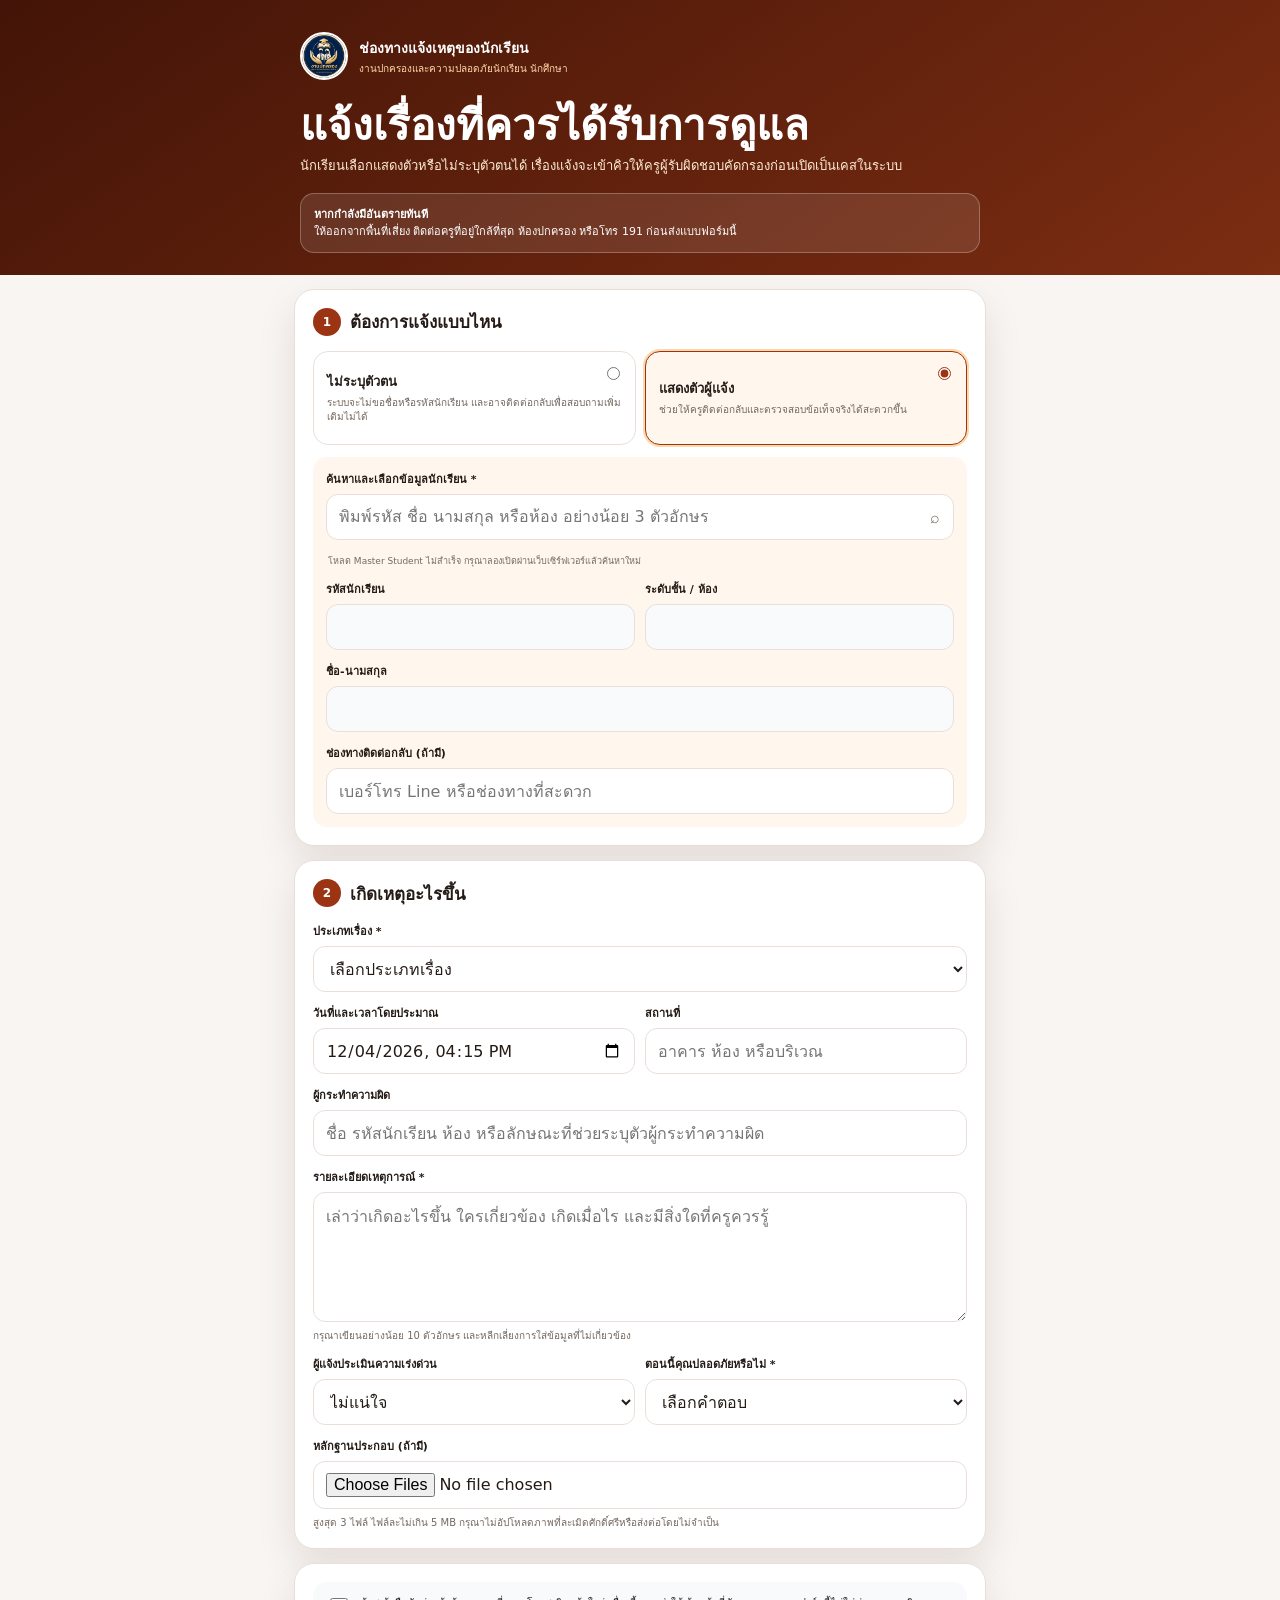
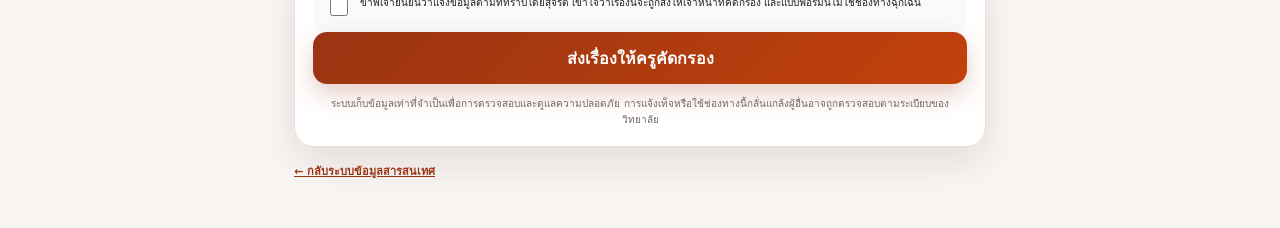
<file: behavior-report/index.html>
<!doctype html>
<html lang="th">
<head>
  <meta charset="utf-8">
  <meta name="viewport" content="width=device-width, initial-scale=1, viewport-fit=cover">
  <meta name="theme-color" content="#7c2d12">
  <title>แจ้งเหตุพฤติกรรมนักเรียน</title>
  <style>
    :root { color-scheme:light; --ink:#241b16; --muted:#75685f; --line:#eadfd8; --brand:#9a3412; --brand-dark:#431407; --soft:#fff7ed; --danger:#b91c1c; font-family:Inter,ui-sans-serif,system-ui,-apple-system,"Segoe UI",sans-serif; }
    * { box-sizing:border-box; }
    body { margin:0; background:#f8f5f2; color:var(--ink); }
    button,input,select,textarea { font:inherit; }
    .shell { width:min(100%,720px); margin:auto; padding:18px 14px 48px; }
    .hero { position:relative; z-index:0; padding:14px 6px 22px; color:#fff; }
    .hero::before { position:absolute; z-index:-1; top:-18px; right:50%; bottom:0; width:100vw; background:linear-gradient(145deg,#431407,#7c2d12); transform:translateX(50%); content:""; }
    .brand { display:flex; align-items:center; gap:11px; }
    .brand img { width:48px; height:48px; border:2px solid #fff; border-radius:50%; object-fit:cover; }
    .brand strong,.brand small { display:block; }
    .brand strong { font-size:14px; }
    .brand small { margin-top:2px; color:#fed7aa; font-size:10px; }
    h1 { margin:23px 0 7px; font-size:clamp(28px,8vw,42px); line-height:1.08; }
    .hero p { margin:0; color:#ffedd5; font-size:13px; line-height:1.65; }
    .emergency { margin-top:16px; padding:12px 13px; border:1px solid rgba(255,255,255,.25); border-radius:14px; background:rgba(255,255,255,.1); font-size:11px; line-height:1.55; }
    .card { margin-top:14px; padding:18px; border:1px solid var(--line); border-radius:20px; background:#fff; box-shadow:0 16px 38px rgba(67,20,7,.1); }
    .step { display:flex; align-items:center; gap:9px; margin-bottom:15px; }
    .step b { display:grid; width:28px; height:28px; place-items:center; border-radius:50%; background:var(--brand); color:#fff; font-size:12px; }
    .step h2 { margin:0; font-size:17px; }
    .choice-grid { display:grid; grid-template-columns:repeat(2,minmax(0,1fr)); gap:9px; }
    .choice { position:relative; display:grid; min-height:94px; align-content:center; gap:4px; padding:13px; border:1px solid var(--line); border-radius:15px; background:#fff; cursor:pointer; }
    .choice:has(input:checked) { border-color:var(--brand); background:var(--soft); box-shadow:0 0 0 2px #fed7aa; }
    .choice input { position:absolute; top:12px; right:12px; accent-color:var(--brand); }
    .choice strong { padding-right:22px; font-size:13px; }
    .choice small { color:var(--muted); font-size:10px; line-height:1.45; }
    .fields { display:grid; gap:12px; }
    .two { display:grid; grid-template-columns:repeat(2,minmax(0,1fr)); gap:10px; }
    .field { display:grid; gap:6px; }
    .field label { font-size:11px; font-weight:850; }
    .field input,.field select,.field textarea { width:100%; min-height:46px; padding:11px 12px; border:1px solid var(--line); border-radius:12px; background:#fff; color:var(--ink); outline:none; }
    .field textarea { min-height:130px; resize:vertical; }
    .field input:focus,.field select:focus,.field textarea:focus { border-color:var(--brand); box-shadow:0 0 0 3px #ffedd5; }
    .field input[readonly] { background:#f8fafc; color:#574a42; }
    .help { color:var(--muted); font-size:10px; line-height:1.5; }
    .identified { display:none; margin-top:12px; padding:13px; border-radius:14px; background:var(--soft); }
    .identified.show { display:grid; }
    .search-select { position:relative; }
    .search-select::after { position:absolute; top:50%; right:14px; color:var(--muted); font-size:16px; content:"⌕"; transform:translateY(-50%); pointer-events:none; }
    .search-select input { padding-right:42px; }
    .search-options { position:absolute; z-index:10; top:calc(100% + 6px); right:0; left:0; display:none; max-height:260px; overflow-y:auto; padding:6px; border:1px solid var(--line); border-radius:13px; background:#fff; box-shadow:0 16px 38px rgba(67,20,7,.16); }
    .search-options.open { display:block; }
    .search-option { display:flex; width:100%; align-items:center; justify-content:space-between; gap:10px; padding:10px; border:0; border-radius:9px; background:transparent; color:var(--ink); text-align:left; cursor:pointer; }
    .search-option:hover { background:var(--soft); }
    .search-option strong,.search-option small { display:block; }
    .search-option strong { font-size:12px; }
    .search-option small { margin-top:3px; color:var(--muted); font-size:9px; }
    .search-option code { color:var(--brand); font-family:inherit; font-size:9px; font-weight:900; }
    .search-status,.search-empty { padding:9px 2px 0; color:var(--muted); font-size:9px; line-height:1.5; }
    .search-empty { padding:14px; text-align:center; }
    .consent { display:flex; gap:9px; align-items:flex-start; padding:13px; border-radius:14px; background:#f8fafc; font-size:10px; line-height:1.55; }
    .consent input { width:18px; height:18px; flex:0 0 auto; accent-color:var(--brand); }
    .submit { width:100%; min-height:52px; border:0; border-radius:14px; background:linear-gradient(135deg,var(--brand),#c2410c); color:#fff; font-weight:900; cursor:pointer; box-shadow:0 10px 24px rgba(154,52,18,.24); }
    .submit:disabled { opacity:.6; cursor:wait; }
    .privacy { margin-top:12px; color:var(--muted); font-size:10px; line-height:1.6; text-align:center; }
    .success { display:none; text-align:center; }
    .success.show { display:block; }
    .success-mark { display:grid; width:64px; height:64px; margin:4px auto 15px; place-items:center; border-radius:50%; background:#dcfce7; color:#166534; font-size:30px; font-weight:900; }
    .receipt { margin:15px 0; padding:14px; border:1px dashed #d6c7bd; border-radius:14px; background:#fffbf7; }
    .receipt code { display:block; margin-top:5px; color:var(--brand); font-family:inherit; font-size:16px; font-weight:950; }
    .back { display:inline-flex; margin-top:15px; color:var(--brand); font-size:11px; font-weight:850; }
    .hidden-trap { position:absolute; left:-9999px; opacity:0; pointer-events:none; }
    @media (max-width:520px) { .choice-grid,.two { grid-template-columns:1fr; } .card { padding:16px; border-radius:17px; } }
  </style>
</head>
<body>
  <main class="shell">
    <header class="hero">
      <div class="brand">
        <img src="../student-late-system/web-dashboard/assets/protection-logo.jpg" alt="">
        <div><strong>ช่องทางแจ้งเหตุของนักเรียน</strong><small>งานปกครองและความปลอดภัยนักเรียน นักศึกษา</small></div>
      </div>
      <h1>แจ้งเรื่องที่ควรได้รับการดูแล</h1>
      <p>นักเรียนเลือกแสดงตัวหรือไม่ระบุตัวตนได้ เรื่องแจ้งจะเข้าคิวให้ครูผู้รับผิดชอบคัดกรองก่อนเปิดเป็นเคสในระบบ</p>
      <div class="emergency"><strong>หากกำลังมีอันตรายทันที</strong><br>ให้ออกจากพื้นที่เสี่ยง ติดต่อครูที่อยู่ใกล้ที่สุด ห้องปกครอง หรือโทร 191 ก่อนส่งแบบฟอร์มนี้</div>
    </header>

    <form id="reportForm">
      <section class="card">
        <div class="step"><b>1</b><h2>ต้องการแจ้งแบบไหน</h2></div>
        <div class="choice-grid">
          <label class="choice"><input type="radio" name="reporterMode" value="anonymous"><strong>ไม่ระบุตัวตน</strong><small>ระบบจะไม่ขอชื่อหรือรหัสนักเรียน และอาจติดต่อกลับเพื่อสอบถามเพิ่มเติมไม่ได้</small></label>
          <label class="choice"><input type="radio" name="reporterMode" value="identified" checked><strong>แสดงตัวผู้แจ้ง</strong><small>ช่วยให้ครูติดต่อกลับและตรวจสอบข้อเท็จจริงได้สะดวกขึ้น</small></label>
        </div>
        <div class="identified fields" id="identifiedFields">
          <div class="field">
            <label>ค้นหาและเลือกข้อมูลนักเรียน *</label>
            <div class="search-select" id="reporterStudentPicker">
              <input id="reporterStudentSearch" type="search" autocomplete="off" placeholder="พิมพ์รหัส ชื่อ นามสกุล หรือห้อง อย่างน้อย 3 ตัวอักษร">
              <div class="search-options" id="reporterStudentOptions"></div>
            </div>
            <div class="search-status" id="reporterMasterStatus">ข้อมูลจะโหลดเมื่อเลือกแสดงตัวผู้แจ้ง</div>
          </div>
          <div class="two">
            <div class="field"><label>รหัสนักเรียน</label><input id="reporterStudentId" readonly></div>
            <div class="field"><label>ระดับชั้น / ห้อง</label><input id="reporterRoom" readonly></div>
          </div>
          <div class="field"><label>ชื่อ-นามสกุล</label><input id="reporterName" readonly></div>
          <div class="field"><label>ช่องทางติดต่อกลับ (ถ้ามี)</label><input id="reporterContact" placeholder="เบอร์โทร Line หรือช่องทางที่สะดวก"></div>
        </div>
      </section>

      <section class="card">
        <div class="step"><b>2</b><h2>เกิดเหตุอะไรขึ้น</h2></div>
        <div class="fields">
          <div class="field"><label>ประเภทเรื่อง *</label><select id="reportIncidentType" required><option value="">เลือกประเภทเรื่อง</option><option>ทะเลาะวิวาท / ทำร้ายร่างกาย</option><option>บุหรี่ บุหรี่ไฟฟ้า สารเสพติด หรือของมึนเมา</option><option>กลั่นแกล้ง / กลั่นแกล้งออนไลน์</option><option>คุกคามหรือประพฤติไม่เหมาะสมทางเพศ</option><option>ข่มขู่ รีดไถ หรือบังคับ</option><option>พกอาวุธหรือวัตถุอันตราย</option><option>ลักทรัพย์ / ทำลายทรัพย์สิน</option><option>หนีเรียนหรือฝ่าฝืนระเบียบ</option><option>ความปลอดภัยภายในวิทยาลัย</option><option>อื่น ๆ</option></select></div>
          <div class="two">
            <div class="field"><label>วันที่และเวลาโดยประมาณ</label><input id="reportIncidentAt" type="datetime-local"></div>
            <div class="field"><label>สถานที่</label><input id="reportPlace" placeholder="อาคาร ห้อง หรือบริเวณ"></div>
          </div>
          <div class="field"><label>ผู้กระทำความผิด</label><input id="reportPeople" placeholder="ชื่อ รหัสนักเรียน ห้อง หรือลักษณะที่ช่วยระบุตัวผู้กระทำความผิด"></div>
          <div class="field"><label>รายละเอียดเหตุการณ์ *</label><textarea id="reportDetail" minlength="10" required placeholder="เล่าว่าเกิดอะไรขึ้น ใครเกี่ยวข้อง เกิดเมื่อไร และมีสิ่งใดที่ครูควรรู้"></textarea><div class="help">กรุณาเขียนอย่างน้อย 10 ตัวอักษร และหลีกเลี่ยงการใส่ข้อมูลที่ไม่เกี่ยวข้อง</div></div>
          <div class="two">
            <div class="field"><label>ผู้แจ้งประเมินความเร่งด่วน</label><select id="reportUrgency"><option>ไม่แน่ใจ</option><option>ทั่วไป</option><option>ควรตรวจสอบเร็ว</option><option>เร่งด่วน</option></select></div>
            <div class="field"><label>ตอนนี้คุณปลอดภัยหรือไม่ *</label><select id="reportSafeNow" required><option value="">เลือกคำตอบ</option><option>ปลอดภัยแล้ว</option><option>ยังรู้สึกไม่ปลอดภัย</option><option>กำลังมีอันตราย</option><option>ไม่เกี่ยวข้องกับตัวผู้แจ้ง</option></select></div>
          </div>
          <div class="field"><label>หลักฐานประกอบ (ถ้ามี)</label><input id="reportFiles" type="file" multiple accept=".pdf,.jpg,.jpeg,.png,.webp"><div class="help">สูงสุด 3 ไฟล์ ไฟล์ละไม่เกิน 5 MB กรุณาไม่อัปโหลดภาพที่ละเมิดศักดิ์ศรีหรือส่งต่อโดยไม่จำเป็น</div></div>
          <div class="hidden-trap"><label>Website<input id="reportWebsite" tabindex="-1" autocomplete="off"></label></div>
        </div>
      </section>

      <section class="card" id="submitCard">
        <label class="consent"><input id="reportConfirm" type="checkbox" required><span>ข้าพเจ้ายืนยันว่าแจ้งข้อมูลตามที่ทราบโดยสุจริต เข้าใจว่าเรื่องนี้จะถูกส่งให้เจ้าหน้าที่คัดกรอง และแบบฟอร์มนี้ไม่ใช่ช่องทางฉุกเฉิน</span></label>
        <button class="submit" id="submitReport" type="submit">ส่งเรื่องให้ครูคัดกรอง</button>
        <div class="privacy">ระบบเก็บข้อมูลเท่าที่จำเป็นเพื่อการตรวจสอบและดูแลความปลอดภัย การแจ้งเท็จหรือใช้ช่องทางนี้กลั่นแกล้งผู้อื่นอาจถูกตรวจสอบตามระเบียบของวิทยาลัย</div>
      </section>
    </form>

    <section class="card success" id="successCard" aria-live="polite">
      <div class="success-mark">✓</div>
      <h2>ส่งเรื่องเรียบร้อยแล้ว</h2>
      <p>เรื่องแจ้งจะเข้าสู่ขั้นตอนคัดกรองของงานปกครอง ยังไม่ถือว่าเป็นการเปิดเคสหรือสรุปว่าบุคคลใดกระทำผิด</p>
      <div class="receipt">เลขอ้างอิงเรื่องแจ้ง<code id="reportReceipt">-</code></div>
      <button class="submit" id="newReport" type="button">แจ้งเรื่องใหม่</button>
    </section>
    <a class="back" href="../index.html">← กลับระบบข้อมูลสารสนเทศ</a>
  </main>
  <script src="../systems/public-data-api.js"></script>
  <script>
    const form = document.getElementById("reportForm");
    const identifiedFields = document.getElementById("identifiedFields");
    const submitButton = document.getElementById("submitReport");
    const incidentAt = document.getElementById("reportIncidentAt");
    const reporterStudentSearch = document.getElementById("reporterStudentSearch");
    const reporterStudentOptions = document.getElementById("reporterStudentOptions");
    const reporterMasterStatus = document.getElementById("reporterMasterStatus");
    const MASTER_SHEET_ID = "1HmcqFHIQDiWZ2CWtxBC4XJjzp4cXTd3hZOrGunwA8tw";
    let masterStudents = [];
    let selectedReporterStudent = null;
    let masterLoading = null;

    function setDefaultDate() {
      const local = new Date(Date.now() - new Date().getTimezoneOffset() * 60000);
      incidentAt.value = local.toISOString().slice(0, 16);
    }

    function updateReporterMode() {
      const identified = form.reporterMode.value === "identified";
      identifiedFields.classList.toggle("show", identified);
      reporterStudentSearch.required = identified;
      if (identified) loadReporterMaster();
      else reporterStudentOptions.classList.remove("open");
    }

    function escapeHtml(value) {
      return String(value || "").replace(/[&<>"']/g, char => ({
        "&": "&amp;", "<": "&lt;", ">": "&gt;", '"': "&quot;", "'": "&#039;"
      })[char]);
    }

    function loadMasterGviz() {
      return new Promise((resolve, reject) => {
        const callback = `reporterMaster_${Date.now()}_${Math.random().toString(36).slice(2)}`;
        const script = document.createElement("script");
        const timeout = setTimeout(() => {
          cleanup();
          reject(new Error("Master timeout"));
        }, 12000);
        function cleanup() {
          clearTimeout(timeout);
          script.remove();
          delete window[callback];
        }
        window[callback] = payload => {
          cleanup();
          payload.status === "error" ? reject(new Error("Master error")) : resolve(payload.table);
        };
        const params = new URLSearchParams({
          tqx: `responseHandler:${callback}`,
          headers: "1",
          sheet: "Students",
          tq: "select A,C,D,E,F,G,H,I,J where J = 'Active'"
        });
        script.src = `https://docs.google.com/spreadsheets/d/${MASTER_SHEET_ID}/gviz/tq?${params.toString()}`;
        script.onerror = () => {
          cleanup();
          reject(new Error("Master network error"));
        };
        document.head.append(script);
      });
    }

    async function loadReporterMaster() {
      if (masterStudents.length) return masterStudents;
      if (masterLoading) return masterLoading;
      reporterMasterStatus.textContent = "กำลังโหลด Master Student...";
      masterLoading = (async () => {
        try {
          const cached = sessionStorage.getItem("spvc-reporter-master");
          if (cached) masterStudents = JSON.parse(cached);
        } catch (ignore) {
          // Continue with the live sheet.
        }
        try {
          const table = await loadMasterGviz();
          const cell = (row, index) => row.c[index]?.v == null ? "" : String(row.c[index].v);
          const liveStudents = table.rows.map(row => ({
            id: cell(row, 0),
            prefix: cell(row, 1),
            firstName: cell(row, 2),
            lastName: cell(row, 3),
            fullName: cell(row, 4),
            grade: cell(row, 5),
            room: cell(row, 6),
            homeroomTeacher: cell(row, 7),
            status: cell(row, 8)
          })).filter(student => student.id);
          if (liveStudents.length) {
            masterStudents = liveStudents;
            sessionStorage.setItem("spvc-reporter-master", JSON.stringify(masterStudents));
          }
        } catch (error) {
          if (!masterStudents.length) {
            reporterMasterStatus.textContent = "โหลด Master Student ไม่สำเร็จ กรุณาลองเปิดผ่านเว็บเซิร์ฟเวอร์แล้วค้นหาใหม่";
            throw error;
          }
        }
        reporterMasterStatus.textContent = `พร้อมค้นหา Master Student ${masterStudents.length.toLocaleString("th-TH")} คน`;
        return masterStudents;
      })().finally(() => {
        masterLoading = null;
      });
      return masterLoading;
    }

    function clearReporterStudent() {
      selectedReporterStudent = null;
      document.getElementById("reporterStudentId").value = "";
      document.getElementById("reporterName").value = "";
      document.getElementById("reporterRoom").value = "";
    }

    function renderReporterStudents(query) {
      const keyword = query.trim().toLocaleLowerCase("th");
      if (keyword.length < 3) {
        reporterStudentOptions.innerHTML = `<div class="search-empty">พิมพ์อย่างน้อย 3 ตัวอักษรเพื่อค้นหา</div>`;
        reporterStudentOptions.classList.add("open");
        return;
      }
      const matches = masterStudents.filter(student =>
        `${student.id} ${student.fullName} ${student.firstName} ${student.lastName} ${student.grade} ${student.room}`
          .toLocaleLowerCase("th").includes(keyword)
      ).slice(0, 30);
      reporterStudentOptions.innerHTML = matches.length ? matches.map(student => `
        <button class="search-option" type="button" data-reporter-student="${escapeHtml(student.id)}">
          <span><strong>${escapeHtml(student.fullName)}</strong><small>${escapeHtml(student.room || student.grade || "-")} · ครูที่ปรึกษา ${escapeHtml(student.homeroomTeacher || "-")}</small></span>
          <code>${escapeHtml(student.id)}</code>
        </button>`).join("") : `<div class="search-empty">ไม่พบนักเรียนที่ตรงกับคำค้น</div>`;
      reporterStudentOptions.classList.add("open");
    }

    reporterStudentSearch.addEventListener("focus", async () => {
      await loadReporterMaster().catch(() => {});
      renderReporterStudents(reporterStudentSearch.value);
    });
    reporterStudentSearch.addEventListener("input", async () => {
      clearReporterStudent();
      await loadReporterMaster().catch(() => {});
      renderReporterStudents(reporterStudentSearch.value);
    });
    reporterStudentOptions.addEventListener("click", event => {
      const button = event.target.closest("[data-reporter-student]");
      if (!button) return;
      selectedReporterStudent = masterStudents.find(student => student.id === button.dataset.reporterStudent);
      if (!selectedReporterStudent) return;
      reporterStudentSearch.value = `${selectedReporterStudent.id} · ${selectedReporterStudent.fullName} · ${selectedReporterStudent.room || selectedReporterStudent.grade || "-"}`;
      document.getElementById("reporterStudentId").value = selectedReporterStudent.id;
      document.getElementById("reporterName").value = selectedReporterStudent.fullName;
      document.getElementById("reporterRoom").value = selectedReporterStudent.room || selectedReporterStudent.grade || "";
      reporterMasterStatus.textContent = `เลือกแล้ว · ${selectedReporterStudent.fullName}`;
      reporterStudentOptions.classList.remove("open");
    });
    document.addEventListener("click", event => {
      if (!document.getElementById("reporterStudentPicker").contains(event.target)) {
        reporterStudentOptions.classList.remove("open");
      }
    });

    form.addEventListener("change", event => {
      if (event.target.name === "reporterMode") updateReporterMode();
    });

    form.addEventListener("submit", async event => {
      event.preventDefault();
      const files = document.getElementById("reportFiles").files;
      if (files.length > 3) {
        alert("แนบหลักฐานได้สูงสุด 3 ไฟล์");
        return;
      }
      if (form.reporterMode.value === "identified" && !selectedReporterStudent) {
        alert("กรุณาค้นหาและเลือกข้อมูลนักเรียนจาก Master Student");
        reporterStudentSearch.focus();
        return;
      }
      submitButton.disabled = true;
      submitButton.textContent = files.length ? "กำลังส่งเรื่องและอัปโหลดหลักฐาน..." : "กำลังส่งเรื่อง...";
      try {
        const result = await window.StudentBehaviorReportApi.submitBehaviorReport({
          reporterMode: form.reporterMode.value,
          reporterStudentId: document.getElementById("reporterStudentId").value.trim(),
          reporterName: document.getElementById("reporterName").value.trim(),
          reporterRoom: document.getElementById("reporterRoom").value.trim(),
          contact: document.getElementById("reporterContact").value.trim(),
          incidentType: document.getElementById("reportIncidentType").value,
          incidentAt: incidentAt.value,
          place: document.getElementById("reportPlace").value.trim(),
          peopleInvolved: document.getElementById("reportPeople").value.trim(),
          detail: document.getElementById("reportDetail").value.trim(),
          urgencySelf: document.getElementById("reportUrgency").value,
          safeNow: document.getElementById("reportSafeNow").value,
          website: document.getElementById("reportWebsite").value
        }, files);
        document.getElementById("reportReceipt").textContent = result.reportId;
        form.hidden = true;
        document.getElementById("successCard").classList.add("show");
        window.scrollTo({ top: 0, behavior: "smooth" });
      } catch (error) {
        alert(`ส่งเรื่องไม่สำเร็จ: ${error.message}`);
      } finally {
        submitButton.disabled = false;
        submitButton.textContent = "ส่งเรื่องให้ครูคัดกรอง";
      }
    });

    document.getElementById("newReport").addEventListener("click", () => {
      form.reset();
      clearReporterStudent();
      reporterStudentSearch.value = "";
      reporterMasterStatus.textContent = masterStudents.length
        ? `พร้อมค้นหา Master Student ${masterStudents.length.toLocaleString("th-TH")} คน`
        : "ข้อมูลจะโหลดเมื่อเลือกแสดงตัวผู้แจ้ง";
      updateReporterMode();
      setDefaultDate();
      form.hidden = false;
      document.getElementById("successCard").classList.remove("show");
      window.scrollTo({ top: 0, behavior: "smooth" });
    });

    updateReporterMode();
    setDefaultDate();
  </script>
</body>
</html>
</file>
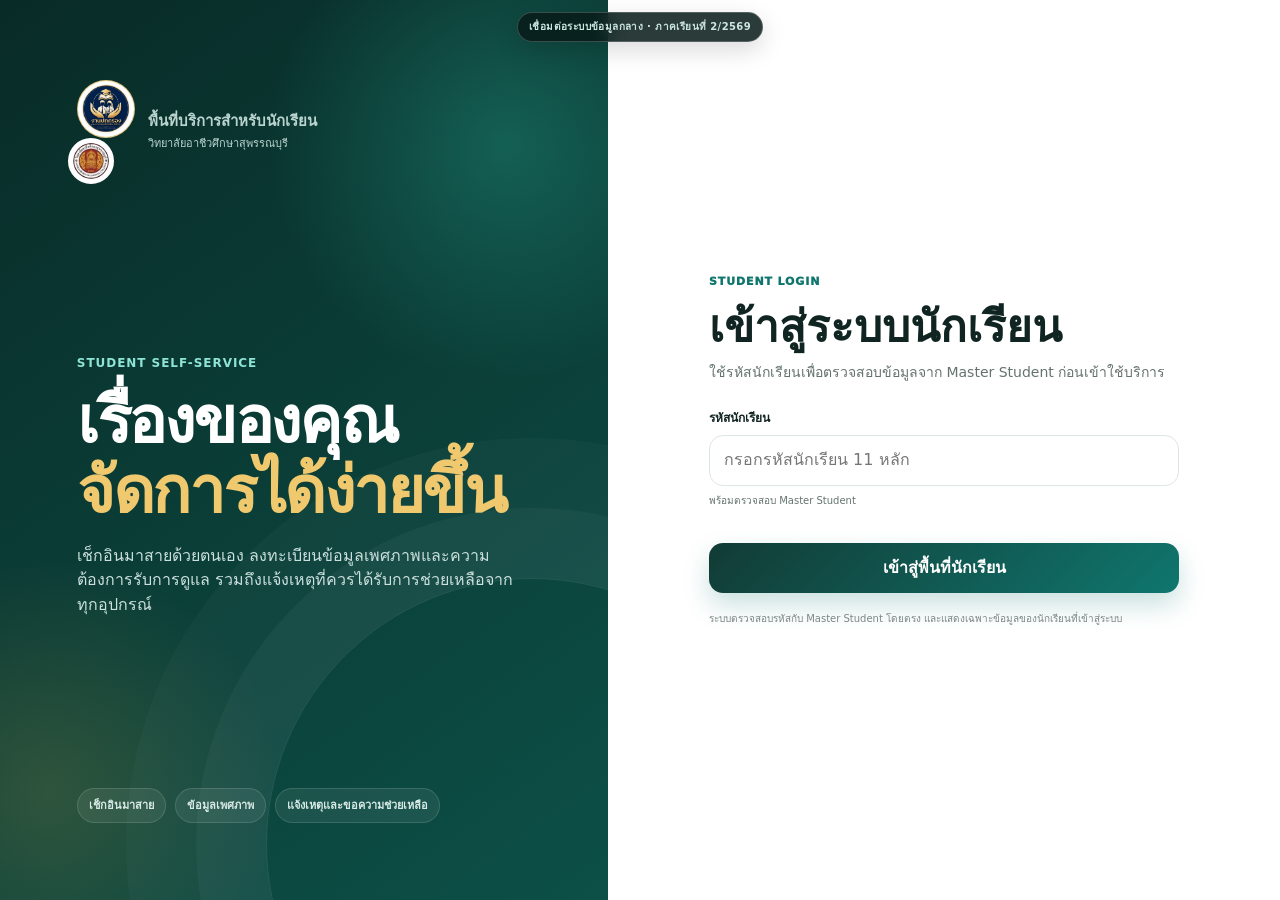
<file: student-portal/index.html>
<!doctype html>
<html lang="th">
<head>
  <meta charset="utf-8">
  <meta name="viewport" content="width=device-width, initial-scale=1">
  <meta name="theme-color" content="#0b3a35">
  <meta name="description" content="พื้นที่บริการสำหรับนักเรียน งานปกครองและความปลอดภัยนักเรียน นักศึกษา วิทยาลัยอาชีวศึกษาสุพรรณบุรี">
  <title>พื้นที่นักเรียน | งานปกครองและความปลอดภัย</title>
  <style>
    :root {
      --ink: #102421;
      --muted: #64736f;
      --line: #dce7e3;
      --paper: #fff;
      --canvas: #f2f7f5;
      --forest: #123b35;
      --forest-dark: #092b27;
      --teal: #0f766e;
      --mint: #dff5ef;
      --gold: #d5a640;
      --late: #e98216;
      --late-soft: #fff3df;
      --report: #d44b32;
      --report-soft: #fff0eb;
      --permit: #2563b8;
      --permit-soft: #eaf2ff;
      --rainbow: linear-gradient(100deg, #e8577b, #f59e0b 25%, #10b981 50%, #3b82f6 75%, #8b5cf6);
      --shadow: 0 20px 55px rgba(16, 36, 33, .13);
      font-family: "Noto Sans Thai", "Leelawadee UI", Tahoma, ui-sans-serif, system-ui, sans-serif;
      color-scheme: light;
    }

    * { box-sizing: border-box; }
    html { scroll-behavior: smooth; }
    body { margin: 0; background: var(--canvas); color: var(--ink); line-height: 1.55; }
    body.modal-open { overflow: hidden; }
    button, input, select, textarea { font: inherit; }
    button, a { -webkit-tap-highlight-color: transparent; }
    button { cursor: pointer; }
    a { color: inherit; text-decoration: none; }
    img { display: block; max-width: 100%; }
    [hidden] { display: none !important; }

    .demo-ribbon {
      position: fixed;
      z-index: 80;
      top: 12px;
      left: 50%;
      padding: 6px 11px;
      border: 1px solid rgba(255,255,255,.2);
      border-radius: 999px;
      background: rgba(7, 27, 25, .86);
      color: #cce7e2;
      box-shadow: 0 8px 24px rgba(0,0,0,.15);
      font-size: 10px;
      font-weight: 900;
      letter-spacing: .04em;
      transform: translateX(-50%);
      backdrop-filter: blur(10px);
    }

    .login-screen {
      min-height: 100svh;
      display: grid;
      grid-template-columns: minmax(0, .95fr) minmax(520px, 1.05fr);
      background: var(--paper);
    }

    .login-visual {
      position: relative;
      overflow: hidden;
      display: flex;
      min-height: 100%;
      flex-direction: column;
      justify-content: space-between;
      padding: clamp(44px, 6vw, 86px);
      background:
        radial-gradient(circle at 83% 16%, rgba(50, 211, 184, .25), transparent 26%),
        radial-gradient(circle at 8% 88%, rgba(213, 166, 64, .18), transparent 24%),
        linear-gradient(145deg, var(--forest-dark), #0c5047);
      color: #fff;
    }

    .login-visual::after {
      position: absolute;
      right: -190px;
      bottom: -210px;
      width: 530px;
      height: 530px;
      border: 1px solid rgba(255,255,255,.1);
      border-radius: 50%;
      box-shadow: 0 0 0 70px rgba(255,255,255,.035), 0 0 0 140px rgba(255,255,255,.025);
      content: "";
    }

    .brand { position: relative; z-index: 1; display: flex; align-items: center; gap: 13px; }
    .brand-logos { display: flex; align-items: center; }
    .brand img { width: 58px; height: 58px; padding: 3px; border: 1px solid rgba(213,166,64,.65); border-radius: 50%; background: #fff; object-fit: cover; }
    .brand img + img { width: 46px; height: 46px; margin-left: -9px; border: 2px solid #fff; }
    .brand strong, .brand span { display: block; }
    .brand strong { font-size: 15px; line-height: 1.3; }
    .brand span { margin-top: 3px; color: #b9d3ce; font-size: 11px; }

    .visual-copy { position: relative; z-index: 1; max-width: 630px; margin: 70px 0; }
    .visual-kicker { color: #8ee4d5; font-size: 12px; font-weight: 900; letter-spacing: .08em; }
    .visual-copy h1 { margin: 15px 0 18px; font-size: clamp(42px, 5vw, 72px); line-height: 1.08; letter-spacing: -.035em; }
    .visual-copy h1 span { color: #f0c96f; }
    .visual-copy p { max-width: 590px; margin: 0; color: #cce1dd; font-size: 16px; }
    .visual-services { position: relative; z-index: 1; display: flex; flex-wrap: wrap; gap: 9px; }
    .visual-services span { padding: 8px 11px; border: 1px solid rgba(255,255,255,.13); border-radius: 999px; background: rgba(255,255,255,.07); color: #d9ebe7; font-size: 11px; font-weight: 800; }

    .login-side { display: grid; place-items: center; padding: 56px clamp(28px, 7vw, 110px); }
    .login-stack { width:min(100%,470px); }
    .login-card { width:100%; }
    .login-label { color: var(--teal); font-size: 11px; font-weight: 950; letter-spacing: .08em; }
    .login-card h2 { margin: 11px 0 8px; font-size: clamp(30px, 4vw, 44px); line-height: 1.2; }
    .login-card > p { margin: 0 0 26px; color: var(--muted); font-size: 14px; }
    .field { display: grid; gap: 7px; margin-top: 15px; }
    .field label { font-size: 12px; font-weight: 900; }
    .field > input, .field > select, .field > textarea {
      width: 100%;
      min-height: 50px;
      padding: 12px 14px;
      border: 1px solid var(--line);
      border-radius: 14px;
      background: #fff;
      color: var(--ink);
      outline: none;
      transition: 160ms ease;
    }
    .field > textarea { min-height: 112px; resize: vertical; }
    .field > input:focus, .field > select:focus, .field > textarea:focus { border-color: var(--teal); box-shadow: 0 0 0 4px rgba(15,118,110,.1); }
    .field-help { color: var(--muted); font-size: 10px; }
    .login-error { min-height: 22px; margin: 9px 0 0; color: #bd2c25; font-size: 11px; font-weight: 800; }
    .primary-button, .secondary-button, .danger-button {
      display: inline-flex;
      min-height: 50px;
      align-items: center;
      justify-content: center;
      gap: 8px;
      padding: 0 18px;
      border-radius: 14px;
      font-weight: 900;
    }
    .primary-button { width: 100%; border: 0; background: linear-gradient(135deg, var(--forest), var(--teal)); color: #fff; box-shadow: 0 12px 26px rgba(15,118,110,.22); }
    .primary-button:hover { transform: translateY(-1px); }
    .secondary-button { border: 1px solid var(--line); background: #fff; color: var(--forest); }
    .danger-button { border: 1px solid #efb1a5; background: #fff1ee; color: #a52f21; }
    .login-card .primary-button { margin-top: 4px; }
    .privacy-note { margin-top: 18px; color: #7a8784; font-size: 10px; line-height: 1.6; }
    .registration-card { padding:22px; border:1px solid #b8d9d2; border-radius:20px; background:linear-gradient(145deg,#f2faf8,#fff); box-shadow:0 16px 42px rgba(16,36,33,.1); }
    .registration-card h3 { margin:7px 0 3px; font-size:22px; }
    .registration-card > p { margin:0 0 10px; color:var(--muted); font-size:11px; }
    .registration-preview { display:grid; grid-template-columns:repeat(3,1fr); gap:8px; margin-top:12px; }
    .registration-preview div { padding:10px; border-radius:11px; background:#eaf5f2; }
    .registration-preview span,.registration-preview strong { display:block; }
    .registration-preview span { color:var(--muted); font-size:8px; }
    .registration-preview strong { margin-top:2px; font-size:10px; }
    .registration-actions { display:grid; grid-template-columns:.8fr 1.2fr; gap:8px; margin-top:14px; }

    .student-app { min-height: 100svh; padding-bottom: 92px; }
    .app-header { position: sticky; z-index: 40; top: 0; border-bottom: 1px solid rgba(220,231,227,.85); background: rgba(255,255,255,.9); backdrop-filter: blur(16px); }
    .header-inner { width: min(1120px, calc(100% - 32px)); min-height: 72px; display: flex; align-items: center; justify-content: space-between; gap: 18px; margin: 0 auto; }
    .header-brand { display: flex; min-width: 0; align-items: center; gap: 10px; }
    .header-brand img { width: 42px; height: 42px; padding: 2px; border: 1px solid #e4c475; border-radius: 50%; object-fit: cover; }
    .header-brand strong, .header-brand small { display: block; }
    .header-brand strong { font-size: 13px; line-height: 1.2; }
    .header-brand small { margin-top: 2px; color: var(--muted); font-size: 10px; }
    .user-menu { display: flex; align-items: center; gap: 8px; }
    .user-copy { text-align: right; }
    .user-copy strong, .user-copy small { display: block; }
    .user-copy strong { max-width: 190px; overflow: hidden; font-size: 11px; text-overflow: ellipsis; white-space: nowrap; }
    .user-copy small { color: var(--muted); font-size: 9px; }
    .logout { padding: 8px 10px; border: 1px solid var(--line); border-radius: 10px; background: #fff; color: var(--muted); font-size: 10px; font-weight: 900; }

    .app-main { width: min(1120px, calc(100% - 32px)); margin: 0 auto; }
    .welcome { position: relative; overflow: hidden; margin-top: 24px; padding: clamp(24px, 4vw, 42px); border-radius: 28px; background: linear-gradient(135deg, var(--forest-dark), #126159); color: #fff; box-shadow: var(--shadow); }
    .welcome::after { position: absolute; right: -80px; bottom: -130px; width: 310px; height: 310px; border: 1px solid rgba(255,255,255,.13); border-radius: 50%; box-shadow: 0 0 0 50px rgba(255,255,255,.035); content: ""; }
    .welcome-content { position: relative; z-index: 1; display: grid; grid-template-columns: minmax(0, 1fr) auto; align-items: end; gap: 24px; }
    .welcome-kicker { color: #8de2d3; font-size: 10px; font-weight: 950; letter-spacing: .08em; }
    .welcome h1 { margin: 9px 0 8px; font-size: clamp(28px, 4vw, 45px); line-height: 1.15; }
    .welcome p { max-width: 650px; margin: 0; color: #c8dfda; font-size: 13px; }
    .profile-chip { min-width: 240px; padding: 14px 16px; border: 1px solid rgba(255,255,255,.14); border-radius: 18px; background: rgba(255,255,255,.08); }
    .profile-chip span, .profile-chip strong { display: block; }
    .profile-chip span { color: #9fcac2; font-size: 9px; }
    .profile-chip strong { margin-top: 4px; font-size: 12px; }

    .section-head { display: flex; align-items: end; justify-content: space-between; gap: 20px; margin: 34px 0 15px; }
    .section-head h2 { margin: 0; font-size: 22px; }
    .section-head p { margin: 3px 0 0; color: var(--muted); font-size: 12px; }
    .section-head > span { color: var(--muted); font-size: 10px; font-weight: 800; }
    .service-grid { display: grid; grid-template-columns: repeat(2, 1fr); gap: 15px; }
    .service-card { position: relative; overflow: hidden; display: grid; min-height: 250px; align-content: space-between; padding: 21px; border: 1px solid var(--line); border-radius: 22px; background: #fff; box-shadow: 0 12px 32px rgba(16,36,33,.06); text-align: left; transition: 180ms ease; }
    .service-card:hover { transform: translateY(-3px); box-shadow: var(--shadow); }
    .service-card::before { position: absolute; top: 0; right: 0; left: 0; height: 5px; background: var(--late); content: ""; }
    .service-card.gender::before { background: var(--rainbow); }
    .service-card.report::before { background: var(--report); }
    .service-card.permit::before { background: var(--permit); }
    .service-icon { display: grid; width: 48px; height: 48px; place-items: center; border-radius: 15px; background: var(--late-soft); color: var(--late); }
    .gender .service-icon { background: #f4edff; color: #7c3aed; }
    .report .service-icon { background: var(--report-soft); color: var(--report); }
    .permit .service-icon { background: var(--permit-soft); color: var(--permit); }
    .service-icon svg { width: 24px; height: 24px; fill: none; stroke: currentColor; stroke-width: 1.9; stroke-linecap: round; stroke-linejoin: round; }
    .service-card h3 { margin: 20px 0 7px; font-size: 20px; line-height: 1.3; }
    .service-card p { margin: 0; color: var(--muted); font-size: 12px; }
    .service-foot { display: flex; align-items: center; justify-content: space-between; gap: 12px; margin-top: 26px; }
    .service-status { padding: 6px 9px; border-radius: 999px; background: #f4f7f6; color: var(--muted); font-size: 9px; font-weight: 900; }
    .service-enter { display: grid; width: 34px; height: 34px; place-items: center; border-radius: 50%; background: var(--forest); color: #fff; font-size: 19px; }

    .dashboard-grid { display: grid; grid-template-columns: minmax(0, 1.5fr) minmax(280px, .5fr); gap: 15px; }
    .activity-panel, .help-panel { padding: 21px; border: 1px solid var(--line); border-radius: 22px; background: #fff; }
    .activity-list { display: grid; gap: 2px; }
    .activity { display: grid; grid-template-columns: 38px minmax(0, 1fr) auto; align-items: center; gap: 12px; padding: 13px 0; border-bottom: 1px solid #edf2f0; }
    .activity:last-child { border-bottom: 0; }
    .activity-mark { display: grid; width: 38px; height: 38px; place-items: center; border-radius: 12px; background: #edf6f3; color: var(--teal); font-size: 13px; font-weight: 950; }
    .activity strong, .activity small { display: block; }
    .activity strong { font-size: 12px; }
    .activity small { margin-top: 2px; color: var(--muted); font-size: 10px; }
    .activity-status { padding: 5px 8px; border-radius: 999px; background: #ecf8f1; color: #197047; font-size: 9px; font-weight: 950; white-space: nowrap; }
    .activity-status.pending { background: #fff5db; color: #9b6506; }
    .help-panel { background: linear-gradient(145deg, #fff, #f4faf8); }
    .help-panel h3 { margin: 0 0 7px; font-size: 17px; }
    .help-panel p { margin: 0; color: var(--muted); font-size: 11px; }
    .help-number { display: block; margin: 19px 0 4px; color: var(--forest); font-size: 22px; font-weight: 950; }
    .help-panel a { display: inline-flex; margin-top: 16px; color: var(--teal); font-size: 11px; font-weight: 900; }

    .modal { position: fixed; z-index: 100; inset: 0; display: grid; place-items: center; padding: 20px; background: rgba(5,24,21,.64); backdrop-filter: blur(8px); }
    .modal-card { width: min(100%, 650px); max-height: min(860px, calc(100svh - 40px)); overflow-y: auto; border-radius: 26px; background: #fff; box-shadow: 0 30px 90px rgba(0,0,0,.3); }
    .modal-head { position: sticky; z-index: 2; top: 0; display: flex; align-items: center; justify-content: space-between; gap: 16px; padding: 20px 22px; border-bottom: 1px solid var(--line); background: rgba(255,255,255,.96); backdrop-filter: blur(12px); }
    .modal-head span { display: block; color: var(--teal); font-size: 9px; font-weight: 950; letter-spacing: .07em; }
    .modal-head h2 { margin: 3px 0 0; font-size: 21px; }
    .modal-close { display: grid; width: 38px; height: 38px; place-items: center; border: 1px solid var(--line); border-radius: 50%; background: #fff; color: var(--muted); font-size: 20px; }
    .modal-body { padding: 22px; }
    .student-summary { display: grid; grid-template-columns: auto minmax(0, 1fr); align-items: center; gap: 12px; padding: 13px; border-radius: 16px; background: #eff7f5; }
    .student-avatar { display: grid; width: 43px; height: 43px; place-items: center; border-radius: 13px; background: var(--forest); color: #fff; font-size: 12px; font-weight: 950; }
    .student-summary strong, .student-summary small { display: block; }
    .student-summary strong { font-size: 12px; }
    .student-summary small { margin-top: 2px; color: var(--muted); font-size: 9px; }
    .form-grid { display: grid; grid-template-columns: repeat(2, 1fr); gap: 0 12px; }
    .form-grid .wide { grid-column: 1 / -1; }
    .reason-grid, .choice-grid { display: grid; grid-template-columns: repeat(2, 1fr); gap: 9px; margin-top: 8px; }
    .reason, .choice { display: grid; min-height: 68px; grid-template-columns: minmax(0, 1fr) 20px; align-content: center; column-gap: 10px; padding: 12px 13px; border: 1px solid var(--line); border-radius: 13px; background: #fff; cursor: pointer; }
    .reason input, .choice input { width: 18px; height: 18px; min-height: 0; grid-column: 2; grid-row: 1 / span 2; align-self: center; justify-self: center; margin: 0; padding: 0; accent-color: var(--teal); }
    .reason:has(input:checked), .choice:has(input:checked) { border-color: var(--teal); background: #eef9f6; box-shadow: 0 0 0 2px rgba(15,118,110,.1); }
    .reason strong, .choice strong { min-width: 0; grid-column: 1; font-size: 11px; }
    .reason small, .choice small { min-width: 0; grid-column: 1; margin-top: 2px; color: var(--muted); font-size: 9px; }
    .consent { display: flex; align-items: flex-start; gap: 9px; margin-top: 18px; padding: 13px; border-radius: 14px; background: #f5f8f7; color: #52615e; font-size: 10px; }
    .consent input { width: 18px; height: 18px; flex: 0 0 auto; accent-color: var(--teal); }
    .form-actions { display: flex; justify-content: flex-end; gap: 9px; margin-top: 18px; }
    .form-actions .primary-button { width: auto; min-width: 150px; }
    .safety-callout { margin-top: 14px; padding: 12px 13px; border: 1px solid #fed2c8; border-radius: 14px; background: var(--report-soft); color: #8b3423; font-size: 10px; }
    .privacy-callout { margin-top: 14px; padding: 12px 13px; border-radius: 14px; background: linear-gradient(90deg, #fff0f4, #f3eeff); color: #66526f; font-size: 10px; }
    .integrity-warning { margin: 14px 0; padding: 13px; border: 1px solid #efb1a5; border-radius: 14px; background: #fff1ee; color: #813526; font-size: 10px; line-height: 1.65; }
    .integrity-warning strong { display: block; margin-bottom: 3px; color: #a52f21; font-size: 11px; }
    .workflow { display: grid; grid-template-columns: repeat(4, 1fr); gap: 8px; margin: 14px 0 18px; }
    .workflow-step { position: relative; padding: 11px 9px; border: 1px solid var(--line); border-radius: 13px; background: #f7f9f8; color: var(--muted); font-size: 9px; text-align: center; }
    .workflow-step strong { display: block; margin-bottom: 2px; color: var(--ink); font-size: 11px; }
    .workflow-step.active { border-color: #9ab9e9; background: var(--permit-soft); color: #315f9c; }
    .workflow-step.done { border-color: #b9dfcb; background: #edf9f2; color: #27734c; }
    .request-detail { display: grid; grid-template-columns: repeat(2, 1fr); gap: 10px; margin-top: 14px; }
    .request-detail > div { padding: 11px 12px; border: 1px solid var(--line); border-radius: 13px; background: #fafcfb; }
    .request-detail .wide { grid-column: 1 / -1; }
    .request-detail span, .request-detail strong { display: block; }
    .request-detail span { color: var(--muted); font-size: 9px; }
    .request-detail strong { margin-top: 3px; font-size: 11px; white-space: pre-wrap; }
    .role-badge { display: inline-flex; margin-bottom: 12px; padding: 6px 9px; border-radius: 999px; background: #eef3ff; color: #315f9c; font-size: 9px; font-weight: 950; }
    .permit-pass { position: relative; overflow: hidden; padding: 20px; border: 2px solid #86c5a2; border-radius: 21px; background: linear-gradient(145deg, #f3fff8, #fff); }
    .permit-pass::after { position: absolute; right: -65px; bottom: -85px; width: 180px; height: 180px; border: 1px solid rgba(31,122,75,.12); border-radius: 50%; box-shadow: 0 0 0 32px rgba(31,122,75,.045); content: ""; }
    .pass-head { position: relative; z-index: 1; display: flex; align-items: center; justify-content: space-between; gap: 12px; padding-bottom: 13px; border-bottom: 1px dashed #abd1ba; }
    .pass-head span, .pass-head strong { display: block; }
    .pass-head span { color: #307451; font-size: 9px; font-weight: 900; }
    .pass-head strong { margin-top: 3px; font-size: 17px; }
    .pass-approved { padding: 7px 10px; border-radius: 999px; background: #197447; color: #fff; font-size: 9px; font-weight: 950; }
    .pass-time { position: relative; z-index: 1; display: grid; grid-template-columns: 1fr auto 1fr; align-items: center; gap: 12px; margin: 18px 0; text-align: center; }
    .pass-time span, .pass-time strong { display: block; }
    .pass-time span { color: var(--muted); font-size: 9px; }
    .pass-time strong { margin-top: 3px; color: #14653d; font-size: 24px; }
    .pass-time.no-return strong[data-permit-return] { font-size: 17px; line-height: 1.25; }
    .pass-time i { color: #88a298; font-style: normal; }
    .pass-code { position: relative; z-index: 1; margin-top: 14px; padding: 10px; border-radius: 11px; background: #e4f5ea; color: #16643d; font-size: 12px; font-weight: 950; text-align: center; letter-spacing: .04em; }
    .success-state { padding: 18px 0 4px; text-align: center; }
    .success-mark { display: grid; width: 66px; height: 66px; margin: 0 auto 15px; place-items: center; border-radius: 50%; background: #e4f7ec; color: #167448; font-size: 30px; font-weight: 950; }
    .permit-step { background: var(--permit-soft); color: var(--permit); }
    .permit-step.rejected { background: #fee7e3; color: #a52f21; }
    .success-state h3 { margin: 0; font-size: 22px; }
    .success-state p { max-width: 440px; margin: 8px auto 0; color: var(--muted); font-size: 11px; }
    .receipt { margin: 16px auto; padding: 13px; border: 1px dashed #bdcdc9; border-radius: 14px; background: #f8fbfa; }
    .receipt span, .receipt strong { display: block; }
    .receipt span { color: var(--muted); font-size: 9px; }
    .receipt strong { margin-top: 4px; color: var(--teal); font-size: 15px; }
    .progress-gate { max-width: 440px; margin: 16px auto 0; padding: 14px; border-radius: 14px; background: #f1f7ff; text-align: left; }
    .progress-gate .primary-button { width: 100%; margin-top: 12px; }
    .return-note { max-width: 440px; margin: 16px auto; padding: 13px; border: 1px solid #efb1a5; border-radius: 14px; background: #fff1ee; color: #813526; text-align: left; }
    .return-note strong, .return-note span { display: block; }
    .return-note strong { margin-bottom: 4px; color: #a52f21; font-size: 11px; }
    .return-note span { font-size: 10px; line-height: 1.6; }

    .bottom-nav { display: none; }

    @media (max-width: 900px) {
      .login-screen { grid-template-columns: 1fr; }
      .login-visual { min-height: auto; padding: 64px 28px 34px; }
      .visual-copy { margin: 48px 0 26px; }
      .visual-copy h1 { font-size: 42px; }
      .visual-services { display: none; }
      .login-side { padding: 38px 28px 70px; }
      .welcome-content { grid-template-columns: 1fr; }
      .profile-chip { min-width: 0; }
      .service-grid { grid-template-columns: 1fr; }
      .service-card { min-height: 210px; }
      .dashboard-grid { grid-template-columns: 1fr; }
    }

    @media (max-width: 600px) {
      .demo-ribbon { top: 8px; }
      .login-visual { padding: 54px 20px 28px; }
      .brand img { width: 49px; height: 49px; }
      .brand img + img { width: 40px; height: 40px; }
      .brand strong { font-size: 12px; }
      .visual-copy { margin-top: 38px; }
      .visual-copy h1 { font-size: 36px; }
      .visual-copy p { font-size: 13px; }
      .login-side { padding: 32px 20px 60px; place-items: start center; }
      .header-inner, .app-main { width: min(100% - 24px, 1120px); }
      .header-inner { min-height: 66px; }
      .header-brand small, .user-copy { display: none; }
      .welcome { margin-top: 14px; padding: 23px 19px; border-radius: 21px; }
      .welcome h1 { font-size: 28px; }
      .section-head { margin-top: 27px; }
      .section-head h2 { font-size: 19px; }
      .section-head > span { display: none; }
      .service-grid { gap: 11px; }
      .service-card { min-height: 0; padding: 18px; border-radius: 19px; }
      .service-card h3 { margin-top: 16px; font-size: 18px; }
      .service-foot { margin-top: 18px; }
      .activity-panel, .help-panel { padding: 17px; border-radius: 18px; }
      .activity { grid-template-columns: 36px minmax(0, 1fr); }
      .activity-status { grid-column: 2; justify-self: start; }
      .modal { place-items: end center; padding: 0; }
      .modal-card { max-height: 92svh; border-radius: 24px 24px 0 0; }
      .modal-head, .modal-body { padding: 17px; }
      .form-grid, .reason-grid, .choice-grid, .request-detail, .registration-preview { grid-template-columns: 1fr; }
      .form-grid .wide { grid-column: auto; }
      .request-detail .wide { grid-column: auto; }
      .workflow { gap: 5px; }
      .workflow-step { padding: 9px 4px; font-size: 8px; }
      .workflow-step strong { font-size: 9px; }
      .form-actions { display: grid; grid-template-columns: 1fr 1.25fr; }
      .form-actions .primary-button { min-width: 0; }
      .student-app { padding-bottom: 104px; }
      .bottom-nav { position: fixed; z-index: 35; right: 12px; bottom: 12px; left: 12px; display: grid; grid-template-columns: repeat(4, 1fr); padding: 7px; border: 1px solid rgba(220,231,227,.9); border-radius: 18px; background: rgba(255,255,255,.94); box-shadow: 0 18px 48px rgba(16,36,33,.17); backdrop-filter: blur(14px); }
      .bottom-nav button { display: grid; min-height: 48px; place-items: center; gap: 1px; padding: 5px 2px; border: 0; border-radius: 12px; background: transparent; color: var(--muted); font-size: 8px; font-weight: 900; }
      .bottom-nav button:first-child { background: var(--forest); color: #fff; }
      .bottom-nav svg { width: 18px; height: 18px; fill: none; stroke: currentColor; stroke-width: 1.9; stroke-linecap: round; stroke-linejoin: round; }
    }

    @media (prefers-reduced-motion: reduce) {
      *, *::before, *::after { scroll-behavior: auto !important; transition-duration: .01ms !important; }
    }
  </style>
</head>
<body>
  <div class="demo-ribbon">เชื่อมต่อระบบข้อมูลกลาง · ภาคเรียนที่ 2/2569</div>

  <section class="login-screen" id="loginScreen">
    <div class="login-visual">
      <a class="brand" href="../index.html" aria-label="กลับหน้าระบบข้อมูลสารสนเทศ">
        <span class="brand-logos">
          <img src="../student-late-system/web-dashboard/assets/protection-logo.jpg" alt="ตรางานปกครองและความปลอดภัยนักเรียน นักศึกษา">
          <img src="../student-late-system/web-dashboard/assets/college-logo.jpg" alt="ตราวิทยาลัยอาชีวศึกษาสุพรรณบุรี">
        </span>
        <span><strong>พื้นที่บริการสำหรับนักเรียน</strong><span>วิทยาลัยอาชีวศึกษาสุพรรณบุรี</span></span>
      </a>
      <div class="visual-copy">
        <div class="visual-kicker">STUDENT SELF-SERVICE</div>
        <h1>เรื่องของคุณ<br><span>จัดการได้ง่ายขึ้น</span></h1>
        <p>เช็กอินมาสายด้วยตนเอง ลงทะเบียนข้อมูลเพศภาพและความต้องการรับการดูแล รวมถึงแจ้งเหตุที่ควรได้รับการช่วยเหลือจากทุกอุปกรณ์</p>
      </div>
      <div class="visual-services" aria-label="บริการสำหรับนักเรียน">
        <span>เช็กอินมาสาย</span><span>ข้อมูลเพศภาพ</span><span>แจ้งเหตุและขอความช่วยเหลือ</span>
      </div>
    </div>

    <div class="login-side">
      <div class="login-stack">
      <form class="login-card" id="loginForm">
        <div class="login-label">STUDENT LOGIN</div>
        <h2>เข้าสู่ระบบนักเรียน</h2>
        <p>ใช้รหัสนักเรียนเพื่อตรวจสอบข้อมูลจาก Master Student ก่อนเข้าใช้บริการ</p>
        <div class="field">
          <label for="studentId">รหัสนักเรียน</label>
          <input id="studentId" name="studentId" inputmode="numeric" maxlength="11" pattern="[0-9]{11}" autocomplete="username" placeholder="กรอกรหัสนักเรียน 11 หลัก" required>
          <span class="field-help" id="studentMasterStatus">กำลังเตรียมข้อมูล Master Student...</span>
        </div>
        <div class="login-error" id="loginError" aria-live="polite"></div>
        <button class="primary-button" type="submit">เข้าสู่พื้นที่นักเรียน</button>
        <div class="privacy-note">ระบบตรวจสอบรหัสกับ Master Student โดยตรง และแสดงเฉพาะข้อมูลของนักเรียนที่เข้าสู่ระบบ</div>
      </form>
      <form class="registration-card" id="studentRegistrationForm" hidden>
        <div class="login-label">STUDENT REGISTRATION</div>
        <h3>เพิ่มข้อมูลนักเรียน</h3>
        <p>ไม่พบรหัสใน Master Student กรุณากรอกข้อมูลเบื้องต้นเพื่อเพิ่มเข้าสู่ทะเบียนกลาง</p>
        <div class="field"><label for="registerStudentId">รหัสนักเรียน</label><input id="registerStudentId" inputmode="numeric" maxlength="11" readonly></div>
        <div class="field"><label for="registerStudentName">ชื่อ-นามสกุล</label><input id="registerStudentName" autocomplete="name" placeholder="กรอกคำนำหน้า ชื่อ และนามสกุล" required></div>
        <div class="field"><label for="registerStudentClass">ชั้นเรียน / ห้อง</label><input id="registerStudentClass" list="registrationClassOptions" autocomplete="off" placeholder="พิมพ์แล้วเลือกชั้นเรียนจาก Master" required><datalist id="registrationClassOptions"></datalist></div>
        <div class="registration-preview" id="registrationClassPreview" hidden><div><span>ชั้นเรียน / ห้อง</span><strong id="registrationRoom">-</strong></div><div><span>สาขาวิชา</span><strong id="registrationDepartment">-</strong></div><div><span>ครูที่ปรึกษา</span><strong id="registrationAdviser">-</strong></div></div>
        <div class="login-error" id="registrationError" aria-live="polite"></div>
        <div class="registration-actions"><button class="secondary-button" id="cancelRegistration" type="button">ย้อนกลับ</button><button class="primary-button" type="submit">สมัครและเข้าสู่ระบบ</button></div>
        <div class="privacy-note">ระบบจะตรวจชั้นเรียนและครูที่ปรึกษาจาก Master Student ก่อนเพิ่มข้อมูลเข้าสู่ทะเบียนกลาง</div>
      </form>
      </div>
    </div>
  </section>

  <div class="student-app" id="studentApp" hidden>
    <header class="app-header">
      <div class="header-inner">
        <a class="header-brand" href="#top">
          <img src="../student-late-system/web-dashboard/assets/protection-logo.jpg" alt="">
          <span><strong>SPVC Student Space</strong><small>งานปกครองและความปลอดภัยนักเรียน นักศึกษา</small></span>
        </a>
        <div class="user-menu">
          <div class="user-copy"><strong data-student-name></strong><small data-student-id></small></div>
          <button class="logout" id="logoutButton" type="button">ออกจากระบบ</button>
        </div>
      </div>
    </header>

    <main class="app-main" id="top">
      <section class="welcome">
        <div class="welcome-content">
          <div>
            <div class="welcome-kicker">พื้นที่ส่วนตัวของนักเรียน</div>
            <h1>สวัสดี <span data-student-firstname></span></h1>
            <p>เลือกบริการที่ต้องการ ระบบจะแนบข้อมูลรหัสนักเรียน ระดับชั้น และห้องเรียนจาก Master Student ให้อัตโนมัติ</p>
          </div>
          <div class="profile-chip"><span>ข้อมูลการศึกษา</span><strong data-student-class></strong><span style="margin-top:8px">ครูที่ปรึกษา</span><strong data-student-adviser></strong></div>
        </div>
      </section>

      <div class="section-head" id="services">
        <div><h2>บริการของฉัน</h2><p>ส่งข้อมูลและติดตามสถานะได้จากจุดเดียว</p></div>
        <span>4 บริการพร้อมใช้งาน</span>
      </div>

      <section class="service-grid" aria-label="บริการสำหรับนักเรียน">
        <button class="service-card late" type="button" data-open="lateModal">
          <span>
            <span class="service-icon"><svg viewBox="0 0 24 24" aria-hidden="true"><circle cx="12" cy="12" r="9"/><path d="M12 7v5l3 2"/></svg></span>
            <h3>เช็กอินนักเรียนมาสาย</h3>
            <p>ยืนยันเวลามาถึง เลือกเหตุผล และส่งให้ครูผู้รับผิดชอบตรวจสอบ</p>
          </span>
          <span class="service-foot"><span class="service-status" id="lateCardStatus">วันนี้ยังไม่ได้เช็กอิน</span><span class="service-enter">›</span></span>
        </button>

        <button class="service-card permit" id="permitServiceButton" type="button">
          <span>
            <span class="service-icon"><svg viewBox="0 0 24 24" aria-hidden="true"><path d="M4 5h16v14H4Z"/><path d="M8 9h8M8 13h5M17 16l2 2 3-4"/></svg></span>
            <h3>ขออนุญาตออกนอกสถานศึกษา</h3>
            <p>ครูประจำวิชาและครูที่ปรึกษารับรอง ก่อนฝ่ายปกครองอนุมัติและออกบัตรผ่าน</p>
          </span>
          <span class="service-foot"><span class="service-status" id="permitCardStatus">ยังไม่มีคำขอ</span><span class="service-enter">›</span></span>
        </button>

        <button class="service-card gender" type="button" data-open="genderModal">
          <span>
            <span class="service-icon"><svg viewBox="0 0 24 24" aria-hidden="true"><circle cx="9" cy="9" r="5"/><path d="m13 5 5-2m0 0v5m0-5-4 4M9 14v7m-3-3h6"/></svg></span>
            <h3>ข้อมูลเพศภาพและการดูแลที่เท่าเทียม</h3>
            <p>ลงทะเบียนข้อมูลด้วยตนเอง และแจ้งความต้องการขออนุญาตหรือรับการดูแล</p>
          </span>
          <span class="service-foot"><span class="service-status" id="genderCardStatus">มีคำขอรอตรวจสอบ 1 รายการ</span><span class="service-enter">›</span></span>
        </button>

        <button class="service-card report" type="button" data-open="reportModal">
          <span>
            <span class="service-icon"><svg viewBox="0 0 24 24" aria-hidden="true"><path d="M12 3 4 6v5c0 5 3.4 8.2 8 10 4.6-1.8 8-5 8-10V6l-8-3Z"/><path d="M12 8v5m0 3h.01"/></svg></span>
            <h3>แจ้งเหตุหรือขอความช่วยเหลือ</h3>
            <p>แจ้งแบบแสดงตัวหรือไม่ระบุตัวตน พร้อมติดตามเลขอ้างอิงของเรื่อง</p>
          </span>
          <span class="service-foot"><span class="service-status" id="reportCardStatus">แจ้งแบบไม่ระบุตัวตนได้</span><span class="service-enter">›</span></span>
        </button>

      </section>

      <div class="section-head" id="activity">
        <div><h2>รายการล่าสุด</h2><p>อัปเดตจากระบบข้อมูลกลาง</p></div>
      </div>

      <section class="dashboard-grid">
        <div class="activity-panel">
          <div class="activity-list" id="activityList"></div>
        </div>
        <aside class="help-panel">
          <h3>ต้องการความช่วยเหลือเร่งด่วน?</h3>
          <p>หากกำลังมีอันตราย ให้ออกจากพื้นที่เสี่ยงและติดต่อครูที่อยู่ใกล้ที่สุดก่อนใช้แบบฟอร์ม</p>
          <span class="help-number">ห้องงานปกครองฯ</span>
          <p>เปิดให้บริการในวันและเวลาราชการ</p>
          <a href="tel:035511355">โทร 035 511 355</a>
        </aside>
      </section>
    </main>

    <nav class="bottom-nav" aria-label="เมนูนักเรียน" style="grid-template-columns:repeat(5,1fr)">
      <button type="button" data-scroll="top"><svg viewBox="0 0 24 24"><path d="m3 11 9-8 9 8v9H3Z"/><path d="M9 20v-6h6v6"/></svg><span>หน้าหลัก</span></button>
      <button type="button" data-open="lateModal"><svg viewBox="0 0 24 24"><circle cx="12" cy="12" r="9"/><path d="M12 7v5l3 2"/></svg><span>มาสาย</span></button>
      <button type="button" id="permitBottomButton"><svg viewBox="0 0 24 24"><path d="M4 5h16v14H4Z"/><path d="M8 9h8M8 13h5"/></svg><span>ออกนอก</span></button>
      <button type="button" data-open="genderModal"><svg viewBox="0 0 24 24"><circle cx="9" cy="9" r="5"/><path d="m13 5 5-2m0 0v5M9 14v7m-3-3h6"/></svg><span>เพศภาพ</span></button>
      <button type="button" data-open="reportModal"><svg viewBox="0 0 24 24"><path d="M12 3 4 6v5c0 5 3.4 8.2 8 10 4.6-1.8 8-5 8-10V6l-8-3Z"/><path d="M12 8v5m0 3h.01"/></svg><span>แจ้งเหตุ</span></button>
    </nav>
  </div>

  <section class="modal" id="lateModal" role="dialog" aria-modal="true" aria-labelledby="lateTitle" hidden>
    <div class="modal-card">
      <header class="modal-head"><div><span>LATE CHECK-IN</span><h2 id="lateTitle">เช็กอินนักเรียนมาสาย</h2></div><button class="modal-close" type="button" data-close aria-label="ปิด">×</button></header>
      <div class="modal-body">
        <form id="lateForm">
          <div class="student-summary"><span class="student-avatar">ธฉ</span><span><strong data-student-name></strong><small><span data-student-id></span> · <span data-student-class></span></small></span></div>
          <div class="form-grid">
            <div class="field"><label for="lateDate">วันที่</label><input id="lateDate" readonly></div>
            <div class="field"><label for="lateTime">เวลาที่มาถึง</label><input id="lateTime" type="time" required></div>
            <div class="field wide">
              <label for="lateDutyTeacher">ครูเวรผู้รับนักเรียน</label>
              <input id="lateDutyTeacher" list="lateTeacherOptions" autocomplete="off" placeholder="พิมพ์ชื่อแล้วเลือกจาก Master Teacher" required>
              <datalist id="lateTeacherOptions"></datalist>
              <span class="field-help" id="lateTeacherStatus">กำลังเตรียมรายชื่อครูจาก Master Teacher...</span>
            </div>
            <div class="field wide"><label>เหตุผลที่มาสาย</label>
              <div class="reason-grid">
                <label class="reason"><input type="radio" name="lateReason" value="รถติด" required><strong>รถติด</strong><small>การจราจรติดขัด</small></label>
                <label class="reason"><input type="radio" name="lateReason" value="ตื่นสาย"><strong>ตื่นสาย</strong><small>ออกจากบ้านไม่ทันเวลา</small></label>
                <label class="reason"><input type="radio" name="lateReason" value="ภารกิจครอบครัว"><strong>ภารกิจครอบครัว</strong><small>ช่วยเหลือหรือดูแลครอบครัว</small></label>
                <label class="reason"><input type="radio" name="lateReason" value="ภารกิจส่วนตัว"><strong>ภารกิจส่วนตัว</strong><small>ธุระจำเป็นส่วนบุคคล</small></label>
                <label class="reason"><input type="radio" name="lateReason" value="บ้านไกล"><strong>บ้านไกล</strong><small>ใช้เวลาเดินทางมาก</small></label>
                <label class="reason"><input type="radio" name="lateReason" value="ลืมสัมภาระ"><strong>ลืมสัมภาระ</strong><small>กลับไปนำอุปกรณ์การเรียน</small></label>
                <label class="reason"><input type="radio" name="lateReason" value="รถโดยสารล่าช้า"><strong>รถโดยสารล่าช้า</strong><small>รถรับส่งหรือรถสาธารณะ</small></label>
                <label class="reason"><input type="radio" name="lateReason" value="อื่น ๆ"><strong>อื่น ๆ</strong><small>ระบุเพิ่มเติมด้านล่าง</small></label>
              </div>
            </div>
            <div class="field wide"><label for="lateNote">รายละเอียดเพิ่มเติม (ถ้ามี)</label><textarea id="lateNote" placeholder="อธิบายสั้น ๆ เพื่อให้ครูตรวจสอบได้สะดวก"></textarea></div>
          </div>
          <label class="consent"><input type="checkbox" required><span>ข้าพเจ้ายืนยันว่าเวลามาถึงและเหตุผลที่ระบุเป็นข้อมูลจริง ระบบจะส่งข้อมูลนี้ให้ครูผู้รับผิดชอบตรวจสอบ</span></label>
          <div class="form-actions"><button class="secondary-button" type="button" data-close>ยกเลิก</button><button class="primary-button" type="submit">ยืนยันการเช็กอิน</button></div>
        </form>
        <div class="success-state" id="lateSuccess" hidden><div class="success-mark">✓</div><h3>เช็กอินเรียบร้อย</h3><p>บันทึกเวลามาถึง เหตุผล และครูเวรผู้รับนักเรียนแล้ว</p><div class="receipt"><span>เลขอ้างอิง</span><strong id="lateReceipt"></strong><span style="margin-top:10px">ครูเวรผู้รับนักเรียน</span><strong id="lateTeacherReceipt"></strong></div><button class="secondary-button" type="button" data-close>กลับหน้าหลัก</button></div>
      </div>
    </div>
  </section>

  <section class="modal" id="genderModal" role="dialog" aria-modal="true" aria-labelledby="genderTitle" hidden>
    <div class="modal-card">
      <header class="modal-head"><div><span>IDENTITY & EQUAL CARE</span><h2 id="genderTitle">ข้อมูลเพศภาพและการดูแลที่เท่าเทียม</h2></div><button class="modal-close" type="button" data-close aria-label="ปิด">×</button></header>
      <div class="modal-body">
        <form id="genderForm">
          <div class="student-summary"><span class="student-avatar">ธฉ</span><span><strong data-student-name></strong><small><span data-student-id></span> · เพศตามทะเบียน: <span data-student-registry-sex></span></small></span></div>
          <div class="privacy-callout">ข้อมูลนี้เป็นข้อมูลส่วนบุคคลที่มีความละเอียดอ่อน ควรให้เฉพาะเจ้าหน้าที่ที่เกี่ยวข้องกับการอนุมัติและดูแลนักเรียนเข้าถึง</div>
          <div class="form-grid">
            <div class="field wide"><label for="identity">อัตลักษณ์ทางเพศที่ต้องการลงทะเบียน</label><select id="identity" required><option value="">เลือกข้อมูล</option><option>LGBTQ+ / ผู้มีความหลากหลายทางเพศ</option><option>หญิง</option><option>ชาย</option><option>นอนไบนารี</option><option>ยังไม่แน่ใจ / อยู่ระหว่างค้นหาตัวตน</option><option>อื่น ๆ</option><option>ไม่ประสงค์ระบุ</option></select></div>
            <div class="field wide"><label>รายการที่ต้องการบันทึกหรือขออนุญาต</label>
              <div class="choice-grid">
                <label class="choice"><input type="checkbox" name="genderRequest" value="ไว้ผมยาวหรือทรงผมตามอัตลักษณ์"><strong>ทรงผมตามอัตลักษณ์</strong><small>ขอไว้ผมยาวหรือดูแลทรงผมตามอัตลักษณ์</small></label>
                <label class="choice"><input type="checkbox" name="genderRequest" value="แต่งกายตามอัตลักษณ์"><strong>การแต่งกายตามอัตลักษณ์</strong><small>ยื่นขอแต่งหญิงหรือแต่งชายตามแนวปฏิบัติ</small></label>
                <label class="choice"><input type="checkbox" name="genderRequest" value="ชื่อที่ต้องการให้เรียก"><strong>ชื่อที่ต้องการให้เรียก</strong><small>แจ้งชื่อหรือสรรพนามที่สบายใจ</small></label>
                <label class="choice"><input type="checkbox" name="genderRequest" value="ขอรับคำปรึกษา"><strong>ขอรับคำปรึกษา</strong><small>นัดหมายครูเพื่อวางแผนการดูแลร่วมกัน</small></label>
              </div>
            </div>
            <div class="field"><label for="preferredName">ชื่อที่ต้องการให้เรียก (ถ้ามี)</label><input id="preferredName" placeholder="ระบุชื่อ"></div>
            <div class="field"><label for="pronoun">สรรพนามที่ต้องการ</label><input id="pronoun" placeholder="เช่น เขา เธอ คุณ"></div>
            <div class="field wide"><label for="genderNote">รายละเอียดที่ต้องการแจ้งเจ้าหน้าที่</label><textarea id="genderNote" placeholder="อธิบายความต้องการหรือข้อมูลที่ช่วยให้ดูแลได้เหมาะสม"></textarea></div>
            <div class="field wide"><label for="guardianFile">เอกสารผู้ปกครองยินยอม (แนบภายหลังได้)</label><input id="guardianFile" type="file" accept=".pdf,.jpg,.jpeg,.png"><span class="field-help">ไฟล์จะจัดเก็บใน Google Drive ของงานปกครองฯ</span></div>
          </div>
          <label class="consent"><input type="checkbox" required><span>ข้าพเจ้ายินยอมให้ใช้ข้อมูลเท่าที่จำเป็นเพื่อพิจารณาคำขอและจัดการดูแลอย่างเหมาะสม สามารถติดต่อขอแก้ไขข้อมูลภายหลังได้</span></label>
          <div class="form-actions"><button class="secondary-button" type="button" data-close>ยกเลิก</button><button class="primary-button" type="submit">ส่งคำขอตรวจสอบ</button></div>
        </form>
        <div class="success-state" id="genderSuccess" hidden><div class="success-mark">✓</div><h3>ส่งคำขอแล้ว</h3><p>เจ้าหน้าที่จะตรวจสอบรายละเอียดและเอกสารก่อนอนุมัติ นักเรียนสามารถแนบเอกสารเพิ่มหรือดูสถานะได้ภายหลัง</p><div class="receipt"><span>เลขคำขอ</span><strong id="genderReceipt"></strong></div><button class="secondary-button" type="button" data-close>กลับหน้าหลัก</button></div>
      </div>
    </div>
  </section>

  <section class="modal" id="reportModal" role="dialog" aria-modal="true" aria-labelledby="reportTitle" hidden>
    <div class="modal-card">
      <header class="modal-head"><div><span>STUDENT REPORT</span><h2 id="reportTitle">แจ้งเหตุหรือขอความช่วยเหลือ</h2></div><button class="modal-close" type="button" data-close aria-label="ปิด">×</button></header>
      <div class="modal-body">
        <form id="reportForm">
          <div class="safety-callout"><strong>หากกำลังมีอันตรายทันที</strong><br>ให้ออกจากพื้นที่เสี่ยง ติดต่อครูที่อยู่ใกล้ที่สุด ห้องงานปกครองฯ หรือโทร 191 ก่อนส่งแบบฟอร์ม</div>
          <div class="field wide"><label>รูปแบบการแจ้ง</label><div class="choice-grid"><label class="choice"><input type="radio" name="reportMode" value="แสดงตัว" checked><strong>แสดงตัวผู้แจ้ง</strong><small>ครูติดต่อกลับและตรวจสอบข้อเท็จจริงได้สะดวก</small></label><label class="choice"><input type="radio" name="reportMode" value="ไม่ระบุตัวตน"><strong>ไม่ระบุตัวตน</strong><small>ข้อมูลบัญชีจะไม่แสดงในเรื่องแจ้ง</small></label></div></div>
          <div class="form-grid">
            <div class="field wide"><label for="reportType">ประเภทเรื่อง</label><select id="reportType" required><option value="">เลือกประเภทเรื่อง</option><option>ทะเลาะวิวาท / ทำร้ายร่างกาย</option><option>บุหรี่ บุหรี่ไฟฟ้า สารเสพติด หรือของมึนเมา</option><option>กลั่นแกล้ง / กลั่นแกล้งออนไลน์</option><option>คุกคามหรือประพฤติไม่เหมาะสมทางเพศ</option><option>ข่มขู่ รีดไถ หรือบังคับ</option><option>พกอาวุธหรือวัตถุอันตราย</option><option>ลักทรัพย์ / ทำลายทรัพย์สิน</option><option>หนีเรียนหรือฝ่าฝืนระเบียบ</option><option>ความปลอดภัยภายในวิทยาลัย</option><option>อื่น ๆ</option></select></div>
            <div class="field"><label for="reportDate">วันที่เกิดเหตุ</label><input id="reportDate" type="date" required></div>
            <div class="field"><label for="reportPlace">สถานที่</label><input id="reportPlace" placeholder="อาคาร ห้อง หรือบริเวณ" required></div>
            <div class="field wide"><label for="reportPerson">ผู้กระทำความผิด / ผู้เกี่ยวข้อง</label><input id="reportPerson" placeholder="ชื่อ รหัสนักเรียน ห้อง หรือลักษณะที่ช่วยระบุตัว"></div>
            <div class="field wide"><label for="reportDetail">รายละเอียดเหตุการณ์</label><textarea id="reportDetail" minlength="10" required placeholder="เล่าว่าเกิดอะไรขึ้น ใครเกี่ยวข้อง และมีสิ่งใดที่ครูควรรู้"></textarea><span class="field-help">กรุณาเขียนอย่างน้อย 10 ตัวอักษร</span></div>
            <div class="field"><label for="reportSafety">ตอนนี้ปลอดภัยหรือไม่</label><select id="reportSafety" required><option value="">เลือกคำตอบ</option><option>ปลอดภัยแล้ว</option><option>ยังรู้สึกไม่ปลอดภัย</option><option>กำลังมีอันตราย</option><option>ไม่เกี่ยวข้องกับตัวผู้แจ้ง</option></select></div>
            <div class="field"><label for="reportFile">หลักฐาน (ถ้ามี)</label><input id="reportFile" type="file" multiple accept=".pdf,.jpg,.jpeg,.png,.webp"></div>
          </div>
          <label class="consent"><input type="checkbox" required><span>ข้าพเจ้ายืนยันว่าแจ้งข้อมูลตามที่ทราบโดยสุจริต และเข้าใจว่าเรื่องจะเข้าสู่ขั้นตอนคัดกรองก่อนเปิดเป็นเคส</span></label>
          <div class="form-actions"><button class="secondary-button" type="button" data-close>ยกเลิก</button><button class="primary-button" type="submit">ส่งเรื่องให้ครูคัดกรอง</button></div>
        </form>
        <div class="success-state" id="reportSuccess" hidden><div class="success-mark">✓</div><h3>ส่งเรื่องเรียบร้อย</h3><p>เรื่องแจ้งจะเข้าสู่ขั้นตอนคัดกรอง ยังไม่ถือว่าเป็นการสรุปว่าบุคคลใดกระทำผิด</p><div class="receipt"><span>เลขอ้างอิง</span><strong id="reportReceipt"></strong></div><button class="secondary-button" type="button" data-close>กลับหน้าหลัก</button></div>
      </div>
    </div>
  </section>

  <section class="modal" id="permitModal" role="dialog" aria-modal="true" aria-labelledby="permitTitle" hidden>
    <div class="modal-card">
      <header class="modal-head"><div><span>OFF-CAMPUS PERMISSION</span><h2 id="permitTitle">ขออนุญาตออกนอกสถานศึกษา</h2></div><button class="modal-close" type="button" data-close aria-label="ปิด">×</button></header>
      <div class="modal-body">
        <form id="permitForm">
          <div class="workflow"><div class="workflow-step active"><strong>1. นักเรียน</strong>ยื่นคำขอ</div><div class="workflow-step"><strong>2. ครูประจำวิชา</strong>รับรอง</div><div class="workflow-step"><strong>3. ครูที่ปรึกษา</strong>รับรอง</div><div class="workflow-step"><strong>4. ฝ่ายปกครอง</strong>อนุมัติ</div></div>
          <div class="student-summary"><span class="student-avatar">ธฉ</span><span><strong data-student-name></strong><small><span data-student-id></span> · <span data-student-class></span></small></span></div>
          <div class="integrity-warning"><strong>คำเตือน: ห้ามให้ข้อมูลเท็จหรือแอบอ้างบุคคลอื่น</strong>ทุกขั้นตอนสามารถตรวจสอบย้อนหลังได้ หากพบข้อมูลเท็จ การปลอมการรับรอง หรือออกนอกสถานศึกษาโดยไม่ได้รับอนุญาต วิทยาลัยอาจยกเลิกคำขอ บันทึกพฤติกรรม เชิญผู้ปกครอง และดำเนินการตามระเบียบสถานศึกษาหรือกฎหมายที่เกี่ยวข้อง</div>
          <div class="form-grid">
            <div class="field"><label for="permitDate">วันที่ขออนุญาต</label><input id="permitDate" type="date" required></div>
            <div class="field"><label for="permitDestination">สถานที่ที่จะไป</label><input id="permitDestination" placeholder="เช่น โรงพยาบาล ธนาคาร บ้าน" required></div>
            <div class="field"><label for="permitLeaveTime">เวลาออก</label><input id="permitLeaveTime" type="time" required></div>
            <div class="field"><label for="permitReturnMode">การกลับเข้าวิทยาลัย</label><select id="permitReturnMode" required><option value="return">กลับเข้าวิทยาลัยภายในวันนี้</option><option value="no-return">ไม่กลับเข้าวิทยาลัยในวันนี้</option></select></div>
            <div class="field" id="permitReturnTimeField"><label for="permitReturnTime">เวลากลับโดยประมาณ</label><input id="permitReturnTime" type="time" required></div>
            <div class="field wide"><label for="permitSubjectTeacher">ครูประจำวิชาที่กำลังสอน / ผู้รับทราบ</label><input id="permitSubjectTeacher" list="permitSubjectTeacherOptions" autocomplete="off" placeholder="พิมพ์ชื่อแล้วเลือกจากรายชื่อครูทุกห้อง" required><datalist id="permitSubjectTeacherOptions"></datalist><span class="field-help" id="permitSubjectTeacherStatus">กำลังเตรียมรายชื่อครูจาก Master Student...</span></div>
            <div class="field wide"><label for="permitReason">เหตุผล</label><select id="permitReason" required><option value="">เลือกเหตุผล</option><option>พบแพทย์ / รักษาพยาบาล</option><option>ติดต่อหน่วยงานราชการหรือธนาคาร</option><option>ผู้ปกครองมารับ</option><option>ธุระจำเป็นของครอบครัว</option><option>ภารกิจที่ได้รับมอบหมายจากวิทยาลัย</option><option>อื่น ๆ</option></select></div>
            <div class="field wide"><label for="permitDetail">รายละเอียด</label><textarea id="permitDetail" minlength="10" required placeholder="อธิบายความจำเป็น ผู้ที่มารับ หรือข้อมูลที่ครูควรทราบ อย่างน้อย 10 ตัวอักษร"></textarea></div>
          </div>
          <label class="consent"><input type="checkbox" required><span>ข้าพเจ้ายืนยันว่าข้อมูลทั้งหมดเป็นความจริง และเข้าใจว่าจะออกนอกสถานศึกษาได้ต่อเมื่อครูประจำวิชา ครูที่ปรึกษา และฝ่ายปกครองดำเนินการครบทุกขั้นตอนแล้วเท่านั้น</span></label>
          <div class="form-actions"><button class="secondary-button" type="button" data-close>ยกเลิก</button><button class="primary-button" type="submit">ส่งคำขอให้ครูประจำวิชา</button></div>
        </form>
        <div class="success-state" id="permitRequestSuccess" hidden>
          <div class="success-mark permit-step" id="permitProgressStep">1</div>
          <h3 id="permitProgressTitle">ส่งคำขอให้ครูประจำวิชาแล้ว</h3>
          <p id="permitProgressMessage">ให้นักเรียนเดินไปพบครูประจำวิชาที่เลือก เพื่อให้ครูอ่านรายละเอียดและรับรองคำขอนี้</p>
          <div class="receipt"><span>เลขคำขอ</span><strong data-permit-id></strong><span style="margin-top:10px">สถานะ</span><strong id="permitProgressStatus">รอครูประจำวิชารับรอง</strong></div>
          <div class="return-note" id="permitReturnNote" hidden><strong id="permitRejectedBy"></strong><span id="permitRejectedReason"></span></div>
          <form class="progress-gate" id="disciplineGateForm" hidden>
            <div class="field"><label for="disciplinePassword">รหัสผ่านฝ่ายปกครอง</label><input id="disciplinePassword" type="password" inputmode="numeric" autocomplete="off" placeholder="กรอกรหัสผ่าน" required><span class="field-help" id="disciplinePasswordError" style="color:#ad3528"></span></div>
            <button class="primary-button" type="submit">ยืนยันและเปิดหน้าฝ่ายปกครอง</button>
          </form>
          <button class="primary-button" id="openPermitNextStep" type="button">เปิดหน้าครูประจำวิชา</button>
        </div>
      </div>
    </div>
  </section>

  <section class="modal" id="subjectTeacherReviewModal" role="dialog" aria-modal="true" aria-labelledby="subjectTeacherReviewTitle" hidden>
    <div class="modal-card">
      <header class="modal-head"><div><span>SUBJECT TEACHER REVIEW</span><h2 id="subjectTeacherReviewTitle">ครูประจำวิชารับรองคำขอ</h2></div><button class="modal-close" type="button" data-close aria-label="ปิด">×</button></header>
      <div class="modal-body">
        <div class="role-badge">ครูประจำวิชา · <span data-permit-subject-teacher></span></div>
        <div class="workflow"><div class="workflow-step done"><strong>1. นักเรียน</strong>ยื่นแล้ว</div><div class="workflow-step active"><strong>2. ครูประจำวิชา</strong>กำลังตรวจ</div><div class="workflow-step"><strong>3. ครูที่ปรึกษา</strong>รอรับเรื่อง</div><div class="workflow-step"><strong>4. ฝ่ายปกครอง</strong>รอรับเรื่อง</div></div>
        <div class="student-summary"><span class="student-avatar">ธฉ</span><span><strong data-student-name></strong><small><span data-student-id></span> · <span data-student-class></span></small></span></div>
        <div class="request-detail">
          <div><span>วันที่</span><strong data-permit-date></strong></div><div><span>เวลาออก</span><strong><span data-permit-leave></span> น.</strong></div>
          <div class="wide"><span>การกลับเข้าวิทยาลัย</span><strong data-permit-return-label></strong></div>
          <div><span>สถานที่</span><strong data-permit-destination></strong></div><div><span>เหตุผล</span><strong data-permit-reason></strong></div>
          <div class="wide"><span>รายละเอียดจากนักเรียน</span><strong data-permit-detail></strong></div>
          <div><span>ครูประจำวิชาที่นักเรียนเลือก</span><strong data-permit-subject-teacher></strong></div><div><span>ครูที่ปรึกษาของนักเรียน</span><strong data-student-adviser></strong></div>
        </div>
        <form id="subjectTeacherReviewForm">
          <div class="field"><label for="subjectTeacherNote">ความเห็น / เหตุผลกรณีไม่รับรอง</label><textarea id="subjectTeacherNote" required>ตรวจสอบรายละเอียดแล้ว รับทราบการออกจากชั้นเรียน และเห็นควรรับรองคำขอ</textarea></div>
          <label class="consent"><input type="checkbox" required><span>ข้าพเจ้าได้อ่านรายละเอียดและยืนยันว่าเป็นครูประจำวิชาที่รับทราบการออกจากชั้นเรียนของนักเรียนรายนี้</span></label>
          <div class="form-actions"><button class="danger-button" type="submit" name="decision" value="reject" formnovalidate>ไม่รับรอง / ส่งกลับ</button><button class="primary-button" type="submit" name="decision" value="approve">รับรองและส่งครูที่ปรึกษา</button></div>
        </form>
      </div>
    </div>
  </section>

  <section class="modal" id="adviserReviewModal" role="dialog" aria-modal="true" aria-labelledby="adviserReviewTitle" hidden>
    <div class="modal-card">
      <header class="modal-head"><div><span>ADVISER REVIEW</span><h2 id="adviserReviewTitle">ครูที่ปรึกษารับรองคำขอ</h2></div><button class="modal-close" type="button" data-close aria-label="ปิด">×</button></header>
      <div class="modal-body">
        <div class="role-badge">ครูที่ปรึกษา · <span data-student-adviser></span></div>
        <div class="workflow"><div class="workflow-step done"><strong>1. นักเรียน</strong>ยื่นแล้ว</div><div class="workflow-step done"><strong>2. ครูประจำวิชา</strong>รับรองแล้ว</div><div class="workflow-step active"><strong>3. ครูที่ปรึกษา</strong>กำลังตรวจ</div><div class="workflow-step"><strong>4. ฝ่ายปกครอง</strong>รอรับเรื่อง</div></div>
        <div class="student-summary"><span class="student-avatar">ธฉ</span><span><strong data-student-name></strong><small><span data-student-id></span> · <span data-student-class></span></small></span></div>
        <div class="request-detail">
          <div><span>วันที่</span><strong data-permit-date></strong></div><div><span>เวลาออก</span><strong><span data-permit-leave></span> น.</strong></div>
          <div class="wide"><span>การกลับเข้าวิทยาลัย</span><strong data-permit-return-label></strong></div>
          <div><span>สถานที่</span><strong data-permit-destination></strong></div><div><span>เหตุผล</span><strong data-permit-reason></strong></div>
          <div class="wide"><span>รายละเอียดจากนักเรียน</span><strong data-permit-detail></strong></div>
          <div><span>ครูประจำวิชาผู้รับรอง</span><strong data-permit-subject-teacher></strong></div><div><span>ความเห็นครูประจำวิชา</span><strong data-permit-subject-note></strong></div>
        </div>
        <form id="adviserReviewForm">
          <div class="field"><label for="adviserNote">ความเห็น / เหตุผลกรณีไม่รับรอง</label><textarea id="adviserNote" required>ตรวจสอบรายละเอียดและพบนักเรียนแล้ว เห็นควรรับรองให้ดำเนินการต่อ</textarea></div>
          <label class="consent"><input type="checkbox" required><span>ข้าพเจ้าได้อ่านรายละเอียด พบนักเรียน และรับรองให้ส่งคำขอนี้ต่อฝ่ายปกครอง</span></label>
          <div class="form-actions"><button class="danger-button" type="submit" name="decision" value="reject" formnovalidate>ไม่รับรอง / ส่งกลับ</button><button class="primary-button" type="submit" name="decision" value="approve">รับรองและส่งฝ่ายปกครอง</button></div>
        </form>
      </div>
    </div>
  </section>

  <section class="modal" id="disciplineReviewModal" role="dialog" aria-modal="true" aria-labelledby="disciplineReviewTitle" hidden>
    <div class="modal-card">
      <header class="modal-head"><div><span>STUDENT AFFAIRS REVIEW</span><h2 id="disciplineReviewTitle">ฝ่ายปกครองพิจารณาอนุมัติ</h2></div><button class="modal-close" type="button" data-close aria-label="ปิด">×</button></header>
      <div class="modal-body">
        <div class="role-badge">หน้าพิจารณาของครูฝ่ายปกครอง</div>
        <div class="workflow"><div class="workflow-step done"><strong>1. นักเรียน</strong>ยื่นแล้ว</div><div class="workflow-step done"><strong>2. ครูประจำวิชา</strong>รับรองแล้ว</div><div class="workflow-step done"><strong>3. ครูที่ปรึกษา</strong>รับรองแล้ว</div><div class="workflow-step active"><strong>4. ฝ่ายปกครอง</strong>กำลังพิจารณา</div></div>
        <div class="student-summary"><span class="student-avatar">ธฉ</span><span><strong data-student-name></strong><small><span data-student-id></span> · <span data-student-class></span></small></span></div>
        <div class="request-detail">
          <div><span>วันที่</span><strong data-permit-date></strong></div><div><span>เวลาออก</span><strong><span data-permit-leave></span> น.</strong></div>
          <div class="wide"><span>การกลับเข้าวิทยาลัย</span><strong data-permit-return-label></strong></div>
          <div><span>สถานที่</span><strong data-permit-destination></strong></div><div><span>เหตุผล</span><strong data-permit-reason></strong></div>
          <div class="wide"><span>รายละเอียดจากนักเรียน</span><strong data-permit-detail></strong></div>
          <div><span>ครูประจำวิชาผู้รับรอง</span><strong data-permit-subject-teacher></strong></div><div><span>ความเห็นครูประจำวิชา</span><strong data-permit-subject-note></strong></div>
          <div><span>ครูที่ปรึกษาผู้รับรอง</span><strong data-student-adviser></strong></div><div><span>ความเห็นครูที่ปรึกษา</span><strong data-permit-adviser-note></strong></div>
        </div>
        <form id="disciplineReviewForm">
          <div class="field"><label for="disciplineTeacher">ครูฝ่ายปกครองผู้อนุมัติ</label><input id="disciplineTeacher" list="disciplineTeacherOptions" autocomplete="off" placeholder="พิมพ์ชื่อแล้วเลือกจาก Master Teacher" required><datalist id="disciplineTeacherOptions"></datalist><span class="field-help" id="disciplineTeacherStatus">ใช้รายชื่อจาก Master Teacher</span></div>
          <div class="field"><label for="disciplineNote">บันทึกผลพิจารณา / เหตุผลกรณีไม่อนุมัติ</label><textarea id="disciplineNote" required>ตรวจสอบคำขอและการรับรองครบถ้วนแล้ว เห็นควรอนุมัติให้ออกนอกสถานศึกษา</textarea></div>
          <label class="consent"><input type="checkbox" required><span>ข้าพเจ้าได้อ่านคำขอและการรับรองทุกขั้นตอนแล้ว อนุมัติให้นักเรียนออกนอกสถานศึกษาตามเวลาที่กำหนด</span></label>
          <div class="form-actions"><button class="danger-button" type="submit" name="decision" value="reject" formnovalidate>ไม่อนุมัติ / ส่งกลับ</button><button class="primary-button" type="submit" name="decision" value="approve">อนุมัติและออกบัตรผ่าน</button></div>
        </form>
      </div>
    </div>
  </section>

  <section class="modal" id="permitPassModal" role="dialog" aria-modal="true" aria-labelledby="permitPassTitle" hidden>
    <div class="modal-card">
      <header class="modal-head"><div><span>SECURITY CHECK PASS</span><h2 id="permitPassTitle">บัตรอนุญาตออกนอกสถานศึกษา</h2></div><button class="modal-close" type="button" data-close aria-label="ปิด">×</button></header>
      <div class="modal-body">
        <div class="permit-pass">
          <div class="pass-head"><span><span>วิทยาลัยอาชีวศึกษาสุพรรณบุรี</span><strong>บัตรอนุญาตออกนอกสถานศึกษา</strong></span><span class="pass-approved">อนุมัติแล้ว</span></div>
          <div class="student-summary" style="margin-top:15px"><span class="student-avatar">ธฉ</span><span><strong data-student-name></strong><small><span data-student-id></span> · <span data-student-class></span></small></span></div>
          <div class="pass-time"><div><span>เวลาออก</span><strong data-permit-leave></strong></div><i>→</i><div><span data-permit-return-caption>กลับภายใน</span><strong data-permit-return></strong></div></div>
          <div class="request-detail">
            <div><span>วันที่อนุญาต</span><strong data-permit-date></strong></div><div><span>สถานที่</span><strong data-permit-destination></strong></div>
            <div><span>ครูประจำวิชารับรอง</span><strong data-permit-subject-teacher></strong></div><div><span>ครูที่ปรึกษารับรอง</span><strong data-student-adviser></strong></div>
            <div class="wide"><span>ครูฝ่ายปกครองผู้อนุมัติ</span><strong data-permit-discipline-teacher></strong></div>
          </div>
          <div class="pass-code" data-permit-id></div>
        </div>
        <div class="safety-callout" style="border-color:#b8dcc7;background:#eef9f3;color:#245d3e"><strong>สำหรับแสดงต่อเจ้าหน้าที่รักษาความปลอดภัย</strong><br>โปรดตรวจชื่อ วันที่ เวลาออก การกลับเข้าวิทยาลัย และสถานะ “อนุมัติแล้ว” ก่อนอนุญาตให้นักเรียนออกนอกสถานศึกษา</div>
        <div class="form-actions"><button class="secondary-button" type="button" data-close>กลับหน้าหลัก</button></div>
      </div>
    </div>
  </section>
  <script src="../systems/public-data-api.js?v=20261011-secure"></script>
  <script>
    let MOCK_STUDENT = { id: "", firstName: "", name: "", className: "", adviser: "" };
    const FALLBACK_TEACHERS = [
      "นางสาวปัทมพร แสงศรี",
      "นางสาวทิพยรัตน์ อาชนะชัย",
      "นายคมสัน เศษโถ",
      "นางสาวประภัสรา ชนวัฒน์",
      "นางสาวดวงพร เวียงนนท์",
      "นายอานันทชัย มณีโชติ",
      "นายเอกลักษณ์ พุ่มโต",
      "นางสาวกนิตา นาคอ่วม",
      "นางสาวกนกวรรณ เข็มเพ็ชร"
    ];
    const portalApi = window.StudentAffairsPublicApi;
    const STORAGE_KEY = "spvc-student-portal-v1";
    const CUSTOM_STUDENTS_KEY = "spvc-custom-students-v1";
    const loginScreen = document.getElementById("loginScreen");
    const studentApp = document.getElementById("studentApp");
    const loginError = document.getElementById("loginError");
    const lateDutyTeacher = document.getElementById("lateDutyTeacher");
    let masterTeachers = [...FALLBACK_TEACHERS];
    let classTeachers = [];
    let masterStudents = [];
    let registrationClassByChoice = new Map();
    let demoState = loadState();
    let disciplineApprovalPassword = "";

    function loadState() {
      try {
        const state = JSON.parse(localStorage.getItem(STORAGE_KEY)) || {
          loggedIn: false,
          activities: []
        };
        if (state.permit && (!state.permit.subjectTeacher || !state.permit.returnMode || state.permit.flowVersion !== 3)) delete state.permit;
        return state;
      } catch (error) {
        return { loggedIn: false, activities: [] };
      }
    }

    function saveState() {
      localStorage.setItem(STORAGE_KEY, JSON.stringify(demoState));
    }

    function getCustomStudents() {
      try { const value=JSON.parse(localStorage.getItem(CUSTOM_STUDENTS_KEY)); return Array.isArray(value)?value:[]; }
      catch (error) { return []; }
    }

    function saveCustomStudents(value) { localStorage.setItem(CUSTOM_STUDENTS_KEY,JSON.stringify(value)); }

    function portalStudent(student) {
      const name=student.fullName||student.name||"-";
      return { id:String(student.id||""), name, firstName:name.replace(/^(นาย|นางสาว|นาง)/,"").split(" ")[0]||name, className:student.room||student.className||student.grade||"-", adviser:student.homeroomTeacher||student.adviser||"-" };
    }

    function splitClass(student) {
      const room=String(student.room||student.grade||"").trim();
      const match=room.match(/^((?:ปวช|ปวส)\.\d+(?:\/\d+)?)\s*(.*)$/);
      return {room,level:match?.[1]||student.grade||room||"-",department:match?.[2]||"ไม่ระบุสาขา",adviser:student.homeroomTeacher||"-"};
    }

    function applyPublicMaster(data={}) {
      masterTeachers=[...new Set([...(data.teachers||[]),...FALLBACK_TEACHERS].filter(Boolean))];
      registrationClassByChoice=new Map();
      (data.classes||[]).forEach(item=>{
        const profile=splitClass({room:item.room,grade:item.grade,homeroomTeacher:item.adviser});
        if(profile.room&&!registrationClassByChoice.has(profile.room))registrationClassByChoice.set(profile.room,profile);
      });
      document.getElementById("registrationClassOptions").replaceChildren(...[...registrationClassByChoice.keys()].sort((a,b)=>a.localeCompare(b,"th")).map(value=>{const option=document.createElement("option");option.value=value;return option;}));
      document.getElementById("studentMasterStatus").textContent=data.studentCount
        ? `พร้อมตรวจสอบ Master Student ${Number(data.studentCount).toLocaleString("th-TH")} คน`
        : "พร้อมตรวจสอบ Master Student";
      classTeachers=[...new Set((data.classes||[]).map(item=>item.adviser).filter(Boolean))];
    }

    function findStudent(id) { return masterStudents.find(student=>String(student.id)===String(id)); }

    async function setCurrentStudent(student) {
      MOCK_STUDENT=portalStudent(student);
      if(demoState.studentId&&String(demoState.studentId)!==MOCK_STUDENT.id) { demoState.activities=[]; delete demoState.permit; }
      demoState.studentId=MOCK_STUDENT.id; demoState.loggedIn=true; saveState(); renderApp(); window.scrollTo({top:0});
      await syncStudentDashboard();
    }

    function activityDate(value) {
      return value ? formatThaiDate(new Date(value)) : formatThaiDate();
    }

    async function syncStudentDashboard() {
      if (!demoState.loggedIn || !MOCK_STUDENT.id || !portalApi) return;
      try {
        const data = await portalApi.request("student.dashboard", { studentId: MOCK_STUDENT.id });
        const activities = [];
        (data.late || []).forEach(item => activities.push({
          type: "late", title: "เช็กอินมาสาย",
          detail: `${activityDate(item.submittedAt)} · ${item.reason}`,
          status: item.status === "approved" ? "อนุมัติแล้ว" : item.status === "called" ? "เรียกชื่อแล้ว" : "รอตรวจสอบ",
          pending: item.status !== "approved", sortAt: item.updatedAt || item.submittedAt
        }));
        (data.gender || []).forEach(item => activities.push({
          type: "gender", title: "คำขอข้อมูลเพศภาพ",
          detail: `${activityDate(item.createdAt)} · ${(item.permissions || []).length} รายการ`,
          status: item.status || "รอตรวจข้อมูล", pending: !/อนุมัติ|ไม่อนุมัติ|ยกเลิก/.test(item.status || ""),
          sortAt: item.updatedAt || item.createdAt
        }));
        (data.reports || []).forEach(item => activities.push({
          type: "report", title: item.incidentType || "แจ้งเหตุให้ครูคัดกรอง",
          detail: activityDate(item.createdAt), status: item.status || "รอตรวจสอบ",
          pending: !/เปิดเป็นเคสแล้ว|ไม่เข้าเกณฑ์|ข้อมูลซ้ำ/.test(item.status || ""), sortAt: item.createdAt
        }));
        (data.offCampus || []).forEach(item => activities.push({
          type: "permit", title: "ขออนุญาตออกนอกสถานศึกษา",
          detail: `${formatPermitDate(item.date)} · ${item.leaveTime} น.`,
          status: item.status === "approved" ? "อนุมัติแล้ว" : item.status === "returned_to_student" ? "รอแก้ไข" : "กำลังตรวจสอบ",
          pending: item.status !== "approved", sortAt: item.updatedAt || item.createdAt
        }));
        demoState.activities = activities.sort((a,b) => new Date(b.sortAt || 0) - new Date(a.sortAt || 0)).slice(0, 8);
        const permit = (data.offCampus || [])[0];
        if (permit) {
          const rejected = [...(permit.timeline || [])].reverse().find(item => item.decision === "reject");
          demoState.permit = {
            ...permit,
            flowVersion: 3,
            status: permit.status === "returned_to_student" ? "returned" : permit.status,
            subjectTeacherNote: permit.subjectNote || "",
            rejectedBy: rejected?.actor || "ผู้ตรวจสอบ",
            rejectedReason: rejected?.note || "กรุณาตรวจสอบและแก้ไขข้อมูล",
            approvedAt: permit.status === "approved" ? permit.updatedAt : ""
          };
        } else {
          delete demoState.permit;
        }
        saveState();
        renderActivities();
        renderPermitState();
      } catch (error) {
        console.error("Student dashboard sync failed", error);
      }
    }

    function formatThaiDate(date = new Date()) {
      return new Intl.DateTimeFormat("th-TH", { day: "numeric", month: "short", year: "numeric" }).format(date);
    }

    function makeReference(prefix) {
      const stamp = new Date().toISOString().replace(/\D/g, "").slice(0, 14);
      return `${prefix}-${stamp}-${Math.random().toString(36).slice(2, 6).toUpperCase()}`;
    }

    function populateStudent() {
      document.querySelectorAll("[data-student-name]").forEach(node => node.textContent = MOCK_STUDENT.name);
      document.querySelectorAll("[data-student-firstname]").forEach(node => node.textContent = MOCK_STUDENT.firstName);
      document.querySelectorAll("[data-student-id]").forEach(node => node.textContent = MOCK_STUDENT.id);
      document.querySelectorAll("[data-student-class]").forEach(node => node.textContent = MOCK_STUDENT.className);
      document.querySelectorAll("[data-student-adviser]").forEach(node => node.textContent = MOCK_STUDENT.adviser);
      document.querySelectorAll("[data-student-registry-sex]").forEach(node=>node.textContent=MOCK_STUDENT.name.startsWith("นาย")?"ชาย":"หญิง");
      const parts=MOCK_STUDENT.name.replace(/^(นาย|นางสาว|นาง)/,"").split(" ");
      document.querySelectorAll(".student-avatar").forEach(node=>node.textContent=`${parts[0]?.[0]||"น"}${parts[1]?.[0]||"ร"}`);
    }

    function renderTeacherOptions(sourceLabel) {
      masterTeachers = [...new Set(masterTeachers.map(name => String(name || "").trim()).filter(Boolean))];
      classTeachers = [...new Set(classTeachers.map(name => String(name || "").trim()).filter(Boolean))];
      const masterOptions = masterTeachers.map(name => `<option value="${name}"></option>`).join("");
      const classOptions = classTeachers.map(name => `<option value="${name}"></option>`).join("");
      document.getElementById("lateTeacherOptions").innerHTML = masterOptions;
      document.getElementById("disciplineTeacherOptions").innerHTML = masterOptions;
      document.getElementById("permitSubjectTeacherOptions").innerHTML = classOptions;
      document.getElementById("lateTeacherStatus").textContent = `${sourceLabel} · ครู ${masterTeachers.length} คน`;
      document.getElementById("disciplineTeacherStatus").textContent = `${sourceLabel} · ครูฝ่ายปกครอง ${masterTeachers.length} คน`;
      document.getElementById("permitSubjectTeacherStatus").textContent = `รายชื่อครูจาก Master Student · ${classTeachers.length} คน`;
    }

    async function loadTeacherMaster() {
      try {
        const master=await portalApi.request("master.public");
        applyPublicMaster(master);
        renderTeacherOptions("เชื่อม Master Teacher แล้ว");
      } catch (error) {
        applyPublicMaster({teachers:FALLBACK_TEACHERS,classes:[]});
        renderTeacherOptions("ใช้รายชื่อครูสำรอง");
      }
      if (demoState.loggedIn&&demoState.studentId) {
        try {
          const data=await portalApi.request("student.dashboard",{studentId:demoState.studentId});
          MOCK_STUDENT=portalStudent(data.student);
          renderApp();
          await syncStudentDashboard();
        } catch(error) {
          demoState.loggedIn=false; saveState(); renderApp();
        }
      }
    }

    function renderApp() {
      populateStudent();
      loginScreen.hidden = demoState.loggedIn;
      studentApp.hidden = !demoState.loggedIn;
      renderActivities();
      renderPermitState();
    }

    function renderActivities() {
      const marks = { late: "ส", gender: "พ", report: "จ", permit: "อ" };
      const list = document.getElementById("activityList");
      const activities = demoState.activities || [];
      const latestLate=activities.find(item=>item.type==="late"),latestGender=activities.find(item=>item.type==="gender"),latestReport=activities.find(item=>item.type==="report");
      document.getElementById("lateCardStatus").textContent=latestLate?(latestLate.pending?"รอครูตรวจสอบ":"เช็กอินวันนี้แล้ว"):"วันนี้ยังไม่ได้เช็กอิน";
      document.getElementById("genderCardStatus").textContent=latestGender?latestGender.status:"ยังไม่มีคำขอ";
      document.getElementById("reportCardStatus").textContent=latestReport?latestReport.status:"แจ้งแบบไม่ระบุตัวตนได้";
      list.innerHTML = activities.length ? activities.map(item => `
        <div class="activity">
          <span class="activity-mark">${marks[item.type] || "ร"}</span>
          <span><strong>${item.title}</strong><small>${item.detail}</small></span>
          <span class="activity-status${item.pending ? " pending" : ""}">${item.status}</span>
        </div>
      `).join("") : '<p style="margin:0;color:var(--muted);font-size:12px">ยังไม่มีรายการของนักเรียน</p>';
    }

    function setAllText(selector, value) {
      document.querySelectorAll(selector).forEach(node => node.textContent = value || "-");
    }

    function formatPermitDate(value) {
      if (!value) return "-";
      return new Intl.DateTimeFormat("th-TH", { day: "numeric", month: "short", year: "numeric" }).format(new Date(`${value}T00:00:00`));
    }

    function renderPermitState() {
      const permit = demoState.permit;
      const status = document.getElementById("permitCardStatus");
      if (!permit) {
        status.textContent = "ยังไม่มีคำขอ";
        return;
      }
      setAllText("[data-permit-id]", permit.id);
      setAllText("[data-permit-date]", formatPermitDate(permit.date));
      setAllText("[data-permit-leave]", permit.leaveTime);
      const doesNotReturn = permit.returnMode === "no-return";
      document.querySelector(".pass-time").classList.toggle("no-return", doesNotReturn);
      setAllText("[data-permit-return]", doesNotReturn ? "ไม่กลับเข้าวิทยาลัย" : permit.returnTime);
      setAllText("[data-permit-return-label]", doesNotReturn ? "ไม่กลับเข้าวิทยาลัยในวันนี้" : `กลับภายใน ${permit.returnTime} น.`);
      setAllText("[data-permit-return-caption]", doesNotReturn ? "การกลับเข้าวิทยาลัย" : "กลับภายใน");
      setAllText("[data-permit-destination]", permit.destination);
      setAllText("[data-permit-reason]", permit.reason);
      setAllText("[data-permit-detail]", permit.detail);
      setAllText("[data-permit-subject-teacher]", permit.subjectTeacher);
      setAllText("[data-permit-subject-note]", permit.subjectTeacherNote);
      setAllText("[data-permit-adviser-note]", permit.adviserNote);
      setAllText("[data-permit-discipline-teacher]", permit.disciplineTeacher);
      const labels = {
        waiting_subject_teacher: "รอครูประจำวิชารับรอง",
        waiting_adviser: "รอครูที่ปรึกษารับรอง",
        waiting_discipline: "รอฝ่ายปกครองอนุมัติ",
        returned: "ส่งกลับให้นักเรียนแก้ไข",
        approved: "อนุมัติแล้ว · แสดงบัตรได้"
      };
      status.textContent = labels[permit.status] || "กำลังดำเนินการ";

      document.getElementById("permitForm").hidden = true;
      document.getElementById("permitRequestSuccess").hidden = false;
      const title = document.getElementById("permitProgressTitle");
      const message = document.getElementById("permitProgressMessage");
      const progress = document.getElementById("permitProgressStatus");
      const step = document.getElementById("permitProgressStep");
      const disciplineGate = document.getElementById("disciplineGateForm");
      const returnNote = document.getElementById("permitReturnNote");
      const nextButton = document.getElementById("openPermitNextStep");
      disciplineGate.hidden = true;
      returnNote.hidden = true;
      step.classList.remove("rejected");
      nextButton.hidden = false;
      if (permit.status === "waiting_subject_teacher") {
        step.textContent = "1";
        title.textContent = "ส่งคำขอให้ครูประจำวิชาแล้ว";
        message.textContent = `ให้นักเรียนเดินไปพบ ${permit.subjectTeacher} เพื่อให้ครูอ่านรายละเอียดและรับรองคำขอนี้`;
        progress.textContent = labels.waiting_subject_teacher;
        nextButton.textContent = "เปิดหน้าครูประจำวิชา";
      } else if (permit.status === "waiting_adviser") {
        step.textContent = "2";
        title.textContent = "ครูประจำวิชารับรองแล้ว";
        message.textContent = `ขั้นตอนถัดไปให้นักเรียนไปพบครูที่ปรึกษา ${MOCK_STUDENT.adviser}`;
        progress.textContent = labels.waiting_adviser;
        nextButton.textContent = "เปิดหน้าครูที่ปรึกษา";
      } else if (permit.status === "waiting_discipline") {
        step.textContent = "3";
        title.textContent = "ครูที่ปรึกษารับรองแล้ว";
        message.textContent = "คำขอถูกส่งถึงฝ่ายปกครองแล้ว ครูฝ่ายปกครองกรอกรหัสผ่านด้านล่างเพื่ออ่านรายละเอียดและพิจารณาอนุมัติ";
        progress.textContent = labels.waiting_discipline;
        disciplineGate.hidden = false;
        nextButton.hidden = true;
      } else if (permit.status === "returned") {
        step.textContent = "1";
        step.classList.add("rejected");
        title.textContent = "คำขอถูกส่งกลับให้นักเรียนแก้ไข";
        message.textContent = "ตรวจสอบเหตุผลด้านล่าง แก้ไขข้อมูลให้ครบถ้วน แล้วจึงยื่นคำขอใหม่เพื่อเริ่มการรับรองตั้งแต่ขั้นที่ 1";
        progress.textContent = labels.returned;
        document.getElementById("permitRejectedBy").textContent = `ส่งกลับโดย ${permit.rejectedBy}`;
        document.getElementById("permitRejectedReason").textContent = permit.rejectedReason;
        returnNote.hidden = false;
        nextButton.textContent = "แก้ไขและยื่นคำขอใหม่";
      } else if (permit.status === "approved") {
        step.textContent = "4";
        title.textContent = "คำขอได้รับอนุมัติแล้ว";
        message.textContent = "นักเรียนสามารถเปิดบัตรอนุญาตเพื่อแสดงต่อเจ้าหน้าที่รักษาความปลอดภัยได้";
        progress.textContent = labels.approved;
        nextButton.textContent = "เปิดบัตรอนุญาต";
      }
    }

    function openPermitFlow() {
      const status = demoState.permit?.status;
      if (status === "approved") openModal("permitPassModal");
      else openModal("permitModal");
    }

    function openModal(id) {
      const modal = document.getElementById(id);
      if (!modal) return;
      modal.hidden = false;
      document.body.classList.add("modal-open");
      modal.querySelector("input, select, textarea, button")?.focus();
    }

    function closeModal(modal) {
      modal.hidden = true;
      document.body.classList.remove("modal-open");
    }

    function showSuccess(formId, successId, receiptId, prefix, activity, savedReference) {
      const reference = savedReference || makeReference(prefix);
      document.getElementById(formId).hidden = true;
      document.getElementById(successId).hidden = false;
      document.getElementById(receiptId).textContent = reference;
      demoState.activities = [activity, ...(demoState.activities || [])].slice(0, 6);
      saveState();
      renderActivities();
      return reference;
    }

    function updateRegistrationProfile() {
      const profile=registrationClassByChoice.get(document.getElementById("registerStudentClass").value.trim());
      document.getElementById("registrationClassPreview").hidden=!profile;
      document.getElementById("registrationRoom").textContent=profile?.level||"-";
      document.getElementById("registrationDepartment").textContent=profile?.department||"-";
      document.getElementById("registrationAdviser").textContent=profile?.adviser||"-";
      document.getElementById("registrationError").textContent="";
      return profile;
    }

    function showStudentRegistration(id) {
      document.getElementById("loginForm").hidden=true;
      document.getElementById("studentRegistrationForm").hidden=false;
      document.getElementById("registerStudentId").value=id;
      document.getElementById("registerStudentName").value="";
      document.getElementById("registerStudentClass").value="";
      document.getElementById("registrationClassPreview").hidden=true;
      document.getElementById("registrationError").textContent="";
      document.getElementById("registerStudentName").focus();
    }

    function hideStudentRegistration() {
      document.getElementById("studentRegistrationForm").hidden=true;
      document.getElementById("loginForm").hidden=false;
      loginError.textContent="";
    }

    document.getElementById("studentId").addEventListener("input",()=>loginError.textContent="");
    document.getElementById("registerStudentClass").addEventListener("input",updateRegistrationProfile);
    document.getElementById("cancelRegistration").addEventListener("click",hideStudentRegistration);

    document.getElementById("studentRegistrationForm").addEventListener("submit",async event=>{
      event.preventDefault();
      const id=document.getElementById("registerStudentId").value.trim(),fullName=document.getElementById("registerStudentName").value.trim(),profile=updateRegistrationProfile(),error=document.getElementById("registrationError");
      if(!/^\d{11}$/.test(id)) { error.textContent="รหัสนักเรียนต้องเป็นตัวเลข 11 หลัก"; return; }
      if(fullName.length<4) { error.textContent="กรุณากรอกชื่อและนามสกุล"; return; }
      if(!profile) { error.textContent="กรุณาพิมพ์และเลือกชั้นเรียนจาก Master"; return; }
      const submit=event.currentTarget.querySelector('[type="submit"]');
      submit.disabled=true; submit.textContent="กำลังเพิ่มข้อมูลใน Master Student...";
      try {
        const result=await portalApi.request("master.student.register",{studentId:id,fullName,room:profile.room,source:"student-portal"});
        const student=result.student;
        saveCustomStudents([student,...getCustomStudents().filter(item=>String(item.id)!==id)]);
        masterStudents=[student]; hideStudentRegistration(); await setCurrentStudent(student);
      } catch(apiError) {
        error.textContent=`เพิ่มข้อมูลไม่สำเร็จ: ${apiError.message}`;
      } finally {
        submit.disabled=false; submit.textContent="สมัครและเข้าสู่ระบบ";
      }
    });

    document.getElementById("loginForm").addEventListener("submit", async event => {
      event.preventDefault();
      const id = document.getElementById("studentId").value.trim();
      const submit=event.currentTarget.querySelector('[type="submit"]');
      submit.disabled=true; submit.textContent="กำลังตรวจสอบ...";
      try {
        const data=await portalApi.request("student.dashboard",{studentId:id});
        masterStudents=[data.student];
        await setCurrentStudent(data.student);
      } catch(error) {
        if(/ไม่พบนักเรียน/.test(error.message||"")) showStudentRegistration(id);
        else loginError.textContent=`เข้าสู่ระบบไม่สำเร็จ: ${error.message}`;
      } finally {
        submit.disabled=false; submit.textContent="เข้าสู่พื้นที่นักเรียน";
      }
    });

    document.getElementById("logoutButton").addEventListener("click", () => {
      demoState.loggedIn = false;
      saveState();
      hideStudentRegistration();
      renderApp();
    });

    document.querySelectorAll("[data-open]").forEach(button => button.addEventListener("click", () => openModal(button.dataset.open)));
    document.getElementById("permitServiceButton").addEventListener("click", openPermitFlow);
    document.getElementById("permitBottomButton").addEventListener("click", openPermitFlow);
    document.querySelectorAll("[data-close]").forEach(button => button.addEventListener("click", () => closeModal(button.closest(".modal"))));
    document.querySelectorAll(".modal").forEach(modal => modal.addEventListener("click", event => {
      if (event.target === modal) closeModal(modal);
    }));
    document.addEventListener("keydown", event => {
      if (event.key === "Escape") document.querySelectorAll(".modal:not([hidden])").forEach(closeModal);
    });
    document.querySelectorAll("[data-scroll]").forEach(button => button.addEventListener("click", () => document.getElementById(button.dataset.scroll).scrollIntoView()));

    document.getElementById("lateForm").addEventListener("submit", async event => {
      event.preventDefault();
      const data = new FormData(event.currentTarget);
      const reason = data.get("lateReason");
      const teacher = lateDutyTeacher.value.trim();
      if (!masterTeachers.includes(teacher)) {
        lateDutyTeacher.setCustomValidity("กรุณาเลือกครูเวรจากรายชื่อ Master Teacher");
        lateDutyTeacher.reportValidity();
        return;
      }
      lateDutyTeacher.setCustomValidity("");
      const submit=event.currentTarget.querySelector('[type="submit"]');
      submit.disabled=true; submit.textContent="กำลังบันทึกลงระบบกลาง...";
      try {
        const saved=await portalApi.request("late.request.create",{
          studentId:MOCK_STUDENT.id,lateDate:localToday,arrivalTime:document.getElementById("lateTime").value,
          reason,note:document.getElementById("lateNote").value.trim(),requestedTeacher:teacher
        });
        showSuccess("lateForm", "lateSuccess", "lateReceipt", "LATE", {
          type: "late", title: "เช็กอินมาสาย", detail: `${formatThaiDate()} · ${reason} · ครูเวร ${teacher}`, status: "รอตรวจสอบ", pending: true
        }, saved.id);
        document.getElementById("lateTeacherReceipt").textContent = teacher;
        document.getElementById("lateCardStatus").textContent = "เช็กอินวันนี้แล้ว";
      } catch(error) {
        alert(`บันทึกมาสายไม่สำเร็จ: ${error.message}`);
      } finally {
        submit.disabled=false; submit.textContent="ยืนยันการเช็กอิน";
      }
    });

    lateDutyTeacher.addEventListener("input", () => lateDutyTeacher.setCustomValidity(""));

    document.getElementById("genderForm").addEventListener("submit", async event => {
      event.preventDefault();
      const selected = [...event.currentTarget.querySelectorAll('[name="genderRequest"]:checked')];
      if (!selected.length) {
        selected.length = 0;
        alert("กรุณาเลือกอย่างน้อย 1 รายการที่ต้องการบันทึกหรือขออนุญาต");
        return;
      }
      const submit=event.currentTarget.querySelector('[type="submit"]');
      submit.disabled=true; submit.textContent="กำลังบันทึกและอัปโหลดเอกสาร...";
      try {
        const file=document.getElementById("guardianFile").files[0];
        const files=file?await portalApi.filesToPayload([file],"parent-consent"):[];
        const saved=await portalApi.request("gender.student.create",{
          studentId:MOCK_STUDENT.id,
          identityGroup:document.getElementById("identity").value,
          permissions:selected.map(input=>input.value),
          preferredName:document.getElementById("preferredName").value.trim(),
          pronouns:document.getElementById("pronoun").value.trim(),
          note:document.getElementById("genderNote").value.trim(),files
        });
        showSuccess("genderForm", "genderSuccess", "genderReceipt", "GDR", {
          type: "gender", title: "ลงทะเบียนข้อมูลเพศภาพ", detail: `${formatThaiDate()} · ${selected.length} รายการ`, status: "รอตรวจข้อมูล", pending: true
        }, saved.requestId);
        document.getElementById("genderCardStatus").textContent = "ส่งคำขอใหม่แล้ว";
      } catch(error) {
        alert(`ส่งคำขอไม่สำเร็จ: ${error.message}`);
      } finally {
        submit.disabled=false; submit.textContent="ส่งคำขอตรวจสอบ";
      }
    });

    document.getElementById("reportForm").addEventListener("submit", async event => {
      event.preventDefault();
      const data = new FormData(event.currentTarget);
      const mode = data.get("reportMode");
      const files=document.getElementById("reportFile").files;
      if(files.length>3) { alert("แนบหลักฐานได้สูงสุด 3 ไฟล์"); return; }
      const submit=event.currentTarget.querySelector('[type="submit"]');
      submit.disabled=true; submit.textContent=files.length?"กำลังส่งเรื่องและอัปโหลดหลักฐาน...":"กำลังส่งเรื่อง...";
      try {
        const identified=mode==="แสดงตัว";
        const saved=await window.StudentBehaviorReportApi.submitBehaviorReport({
          reporterMode:identified?"identified":"anonymous",
          reporterStudentId:identified?MOCK_STUDENT.id:"",
          reporterName:identified?MOCK_STUDENT.name:"",
          reporterRoom:identified?MOCK_STUDENT.className:"",
          contact:"",incidentType:document.getElementById("reportType").value,
          incidentAt:document.getElementById("reportDate").value,
          place:document.getElementById("reportPlace").value.trim(),
          peopleInvolved:document.getElementById("reportPerson").value.trim(),
          detail:document.getElementById("reportDetail").value.trim(),
          urgencySelf:document.getElementById("reportSafety").value==="กำลังมีอันตราย"?"เร่งด่วน":"ไม่แน่ใจ",
          safeNow:document.getElementById("reportSafety").value,website:""
        },files);
        showSuccess("reportForm", "reportSuccess", "reportReceipt", "RPT", {
          type: "report", title: "แจ้งเหตุให้ครูคัดกรอง", detail: `${formatThaiDate()} · ${mode}`, status: "รอตรวจสอบ", pending: true
        },saved.reportId);
        document.getElementById("reportCardStatus").textContent = "มีเรื่องแจ้งรอคัดกรอง";
      } catch(error) {
        alert(`ส่งเรื่องไม่สำเร็จ: ${error.message}`);
      } finally {
        submit.disabled=false; submit.textContent="ส่งเรื่องให้ครูคัดกรอง";
      }
    });

    document.getElementById("permitForm").addEventListener("submit", async event => {
      event.preventDefault();
      const leaveTime = document.getElementById("permitLeaveTime");
      const returnMode = document.getElementById("permitReturnMode");
      const returnTime = document.getElementById("permitReturnTime");
      const subjectTeacherInput = document.getElementById("permitSubjectTeacher");
      const subjectTeacher = subjectTeacherInput.value.trim();
      if (returnMode.value === "return" && returnTime.value <= leaveTime.value) {
        returnTime.setCustomValidity("เวลากลับต้องอยู่หลังเวลาออก");
        returnTime.reportValidity();
        return;
      }
      if (!classTeachers.includes(subjectTeacher)) {
        subjectTeacherInput.setCustomValidity("กรุณาเลือกครูประจำวิชาจากรายชื่อครูใน Master Student");
        subjectTeacherInput.reportValidity();
        return;
      }
      returnTime.setCustomValidity("");
      subjectTeacherInput.setCustomValidity("");
      const submit=event.currentTarget.querySelector('[type="submit"]');
      submit.disabled=true; submit.textContent="กำลังส่งคำขอเข้าสู่ระบบกลาง...";
      let saved;
      try {
        saved=await portalApi.request("off-campus.create",{
          requestId:demoState.permit?.status==="returned"?demoState.permit.id:"",
          studentId:MOCK_STUDENT.id,date:document.getElementById("permitDate").value,
          leaveTime:leaveTime.value,returnMode:returnMode.value,
          returnTime:returnMode.value==="return"?returnTime.value:"",
          destination:document.getElementById("permitDestination").value.trim(),
          reason:document.getElementById("permitReason").value,
          detail:document.getElementById("permitDetail").value.trim(),subjectTeacher
        });
      } catch(error) {
        alert(`ส่งคำขอไม่สำเร็จ: ${error.message}`);
        submit.disabled=false; submit.textContent="ส่งคำขอให้ครูประจำวิชา";
        return;
      }
      demoState.permit = {
        ...saved,flowVersion:3,subjectTeacherNote:saved.subjectNote||"",
        adviserNote:saved.adviserNote||"",disciplineNote:saved.disciplineNote||""
      };
      demoState.activities = [{
        type: "permit",
        title: "ขออนุญาตออกนอกสถานศึกษา",
        detail: `${formatPermitDate(demoState.permit.date)} · รอครูประจำวิชารับรอง`,
        status: "รอรับรอง",
        pending: true
      }, ...(demoState.activities || [])].slice(0, 6);
      ["subjectTeacherReviewForm", "adviserReviewForm", "disciplineReviewForm"].forEach(id => document.getElementById(id).reset());
      ["subjectTeacherNote", "adviserNote", "disciplineNote", "disciplineTeacher"].forEach(id => document.getElementById(id).setCustomValidity(""));
      saveState();
      renderActivities();
      renderPermitState();
      submit.disabled=false; submit.textContent="ส่งคำขอให้ครูประจำวิชา";
    });

    document.getElementById("permitReturnTime").addEventListener("input", event => event.currentTarget.setCustomValidity(""));
    document.getElementById("permitReturnMode").addEventListener("change", event => {
      const returnsToday = event.currentTarget.value === "return";
      const field = document.getElementById("permitReturnTimeField");
      const input = document.getElementById("permitReturnTime");
      field.hidden = !returnsToday;
      input.required = returnsToday;
      input.setCustomValidity("");
    });
    document.getElementById("permitSubjectTeacher").addEventListener("input", event => event.currentTarget.setCustomValidity(""));
    ["subjectTeacherNote", "adviserNote", "disciplineNote"].forEach(id => {
      document.getElementById(id).addEventListener("input", event => event.currentTarget.setCustomValidity(""));
    });

    document.getElementById("openPermitNextStep").addEventListener("click", () => {
      const status = demoState.permit?.status;
      if (status === "returned") {
        const permit = demoState.permit;
        document.getElementById("permitDate").value = permit.date;
        document.getElementById("permitDestination").value = permit.destination;
        document.getElementById("permitLeaveTime").value = permit.leaveTime;
        document.getElementById("permitReturnMode").value = permit.returnMode;
        document.getElementById("permitReturnTime").value = permit.returnTime;
        document.getElementById("permitReturnTimeField").hidden = permit.returnMode === "no-return";
        document.getElementById("permitReturnTime").required = permit.returnMode !== "no-return";
        document.getElementById("permitSubjectTeacher").value = permit.subjectTeacher;
        document.getElementById("permitReason").value = permit.reason;
        document.getElementById("permitDetail").value = permit.detail;
        document.querySelector("#permitForm .consent input").checked = false;
        document.getElementById("permitRequestSuccess").hidden = true;
        document.getElementById("permitForm").hidden = false;
        return;
      }
      closeModal(document.getElementById("permitModal"));
      if (status === "waiting_subject_teacher") openModal("subjectTeacherReviewModal");
      else if (status === "waiting_adviser") openModal("adviserReviewModal");
      else if (status === "approved") openModal("permitPassModal");
    });

    function applySavedPermit(saved) {
      const rejected=[...(saved.timeline||[])].reverse().find(item=>item.decision==="reject");
      demoState.permit={...saved,flowVersion:3,status:saved.status==="returned_to_student"?"returned":saved.status,
        subjectTeacherNote:saved.subjectNote||"",adviserNote:saved.adviserNote||"",disciplineNote:saved.disciplineNote||"",
        rejectedBy:rejected?.actor||"ผู้ตรวจสอบ",rejectedReason:rejected?.note||"กรุณาตรวจสอบและแก้ไขข้อมูล"};
    }

    async function reviewPermit(stage,decision,note,actor,password="") {
      const saved=await portalApi.request("off-campus.review",{
        requestId:demoState.permit.id,version:demoState.permit.version,stage,decision,note,actor,password
      });
      applySavedPermit(saved); saveState(); renderPermitState();
      return saved;
    }

    async function returnPermitToStudent(stage, role, reason, sourceModalId, actor, password="") {
      await reviewPermit(stage,"reject",reason,actor,password);
      demoState.activities = [{
        type: "permit",
        title: "คำขอออกนอกสถานศึกษาถูกส่งกลับ",
        detail: `${formatThaiDate()} · ${role} · ${reason}`,
        status: "รอแก้ไข",
        pending: true
      }, ...(demoState.activities || [])].slice(0, 6);
      saveState();
      renderActivities();
      renderPermitState();
      closeModal(document.getElementById(sourceModalId));
      openModal("permitModal");
    }

    document.getElementById("subjectTeacherReviewForm").addEventListener("submit", async event => {
      event.preventDefault();
      const note = document.getElementById("subjectTeacherNote");
      const decision = event.submitter?.value;
      if (decision === "reject") {
        if (note.value.trim().length < 5 || note.value.trim() === note.defaultValue.trim()) {
          note.setCustomValidity("กรุณาเปลี่ยนข้อความเป็นเหตุผลที่ไม่รับรองอย่างน้อย 5 ตัวอักษร");
          note.reportValidity();
          return;
        }
        note.setCustomValidity("");
        try { await returnPermitToStudent("subject_teacher","ครูประจำวิชา",note.value.trim(),"subjectTeacherReviewModal",demoState.permit.subjectTeacher); }
        catch(error) { alert(`บันทึกผลไม่สำเร็จ: ${error.message}`); }
        return;
      }
      try {
        await reviewPermit("subject_teacher","approve",note.value.trim(),demoState.permit.subjectTeacher);
        closeModal(document.getElementById("subjectTeacherReviewModal")); openModal("permitModal");
      } catch(error) { alert(`บันทึกผลไม่สำเร็จ: ${error.message}`); }
    });

    document.getElementById("adviserReviewForm").addEventListener("submit", async event => {
      event.preventDefault();
      const note = document.getElementById("adviserNote");
      const decision = event.submitter?.value;
      if (decision === "reject") {
        if (note.value.trim().length < 5 || note.value.trim() === note.defaultValue.trim()) {
          note.setCustomValidity("กรุณาเปลี่ยนข้อความเป็นเหตุผลที่ไม่รับรองอย่างน้อย 5 ตัวอักษร");
          note.reportValidity();
          return;
        }
        note.setCustomValidity("");
        try { await returnPermitToStudent("adviser","ครูที่ปรึกษา",note.value.trim(),"adviserReviewModal",MOCK_STUDENT.adviser); }
        catch(error) { alert(`บันทึกผลไม่สำเร็จ: ${error.message}`); }
        return;
      }
      try {
        await reviewPermit("adviser","approve",note.value.trim(),MOCK_STUDENT.adviser);
        closeModal(document.getElementById("adviserReviewModal")); openModal("permitModal");
      } catch(error) { alert(`บันทึกผลไม่สำเร็จ: ${error.message}`); }
    });

    document.getElementById("disciplineGateForm").addEventListener("submit", event => {
      event.preventDefault();
      const password = document.getElementById("disciplinePassword");
      const error = document.getElementById("disciplinePasswordError");
      const passwordValue = password.value.trim();
      if (!passwordValue) {
        error.textContent = "กรุณากรอกรหัสผ่านฝ่ายปกครอง";
        password.focus();
        return;
      }
      disciplineApprovalPassword = passwordValue;
      password.value = "";
      error.textContent = "";
      closeModal(document.getElementById("permitModal"));
      openModal("disciplineReviewModal");
    });

    document.getElementById("disciplinePassword").addEventListener("input", () => {
      document.getElementById("disciplinePasswordError").textContent = "";
    });

    const disciplineTeacher = document.getElementById("disciplineTeacher");
    disciplineTeacher.addEventListener("input", () => disciplineTeacher.setCustomValidity(""));
    document.getElementById("disciplineReviewForm").addEventListener("submit", async event => {
      event.preventDefault();
      const teacher = disciplineTeacher.value.trim();
      const note = document.getElementById("disciplineNote");
      const decision = event.submitter?.value;
      if (!masterTeachers.includes(teacher)) {
        disciplineTeacher.setCustomValidity("กรุณาเลือกครูฝ่ายปกครองจาก Master Teacher");
        disciplineTeacher.reportValidity();
        return;
      }
      disciplineTeacher.setCustomValidity("");
      if (decision === "reject") {
        if (note.value.trim().length < 5 || note.value.trim() === note.defaultValue.trim()) {
          note.setCustomValidity("กรุณาเปลี่ยนข้อความเป็นเหตุผลที่ไม่อนุมัติอย่างน้อย 5 ตัวอักษร");
          note.reportValidity();
          return;
        }
        note.setCustomValidity("");
        try {
          await returnPermitToStudent("discipline",`ฝ่ายปกครอง (${teacher})`,note.value.trim(),"disciplineReviewModal",teacher,disciplineApprovalPassword);
          disciplineApprovalPassword="";
        } catch(error) { alert(`บันทึกผลไม่สำเร็จ: ${error.message}`); }
        return;
      }
      try {
        await reviewPermit("discipline","approve",note.value.trim(),teacher,disciplineApprovalPassword);
        disciplineApprovalPassword="";
      } catch(error) { alert(`บันทึกผลไม่สำเร็จ: ${error.message}`); return; }
      demoState.activities = [{
        type: "permit",
        title: "อนุมัติออกนอกสถานศึกษา",
        detail: `${formatPermitDate(demoState.permit.date)} · ${demoState.permit.leaveTime} น. · ${demoState.permit.returnMode === "no-return" ? "ไม่กลับเข้าวิทยาลัยวันนี้" : `กลับ ${demoState.permit.returnTime} น.`}`,
        status: "อนุมัติแล้ว"
      }, ...(demoState.activities || [])].slice(0, 6);
      saveState();
      renderActivities();
      renderPermitState();
      closeModal(document.getElementById("disciplineReviewModal"));
      openModal("permitModal");
    });

    const now = new Date();
    document.getElementById("lateDate").value = formatThaiDate(now);
    document.getElementById("lateTime").value = `${String(now.getHours()).padStart(2, "0")}:${String(now.getMinutes()).padStart(2, "0")}`;
    document.getElementById("reportDate").value = now.toISOString().slice(0, 10);
    const localToday = new Date(now.getTime() - now.getTimezoneOffset() * 60000).toISOString().slice(0, 10);
    document.getElementById("permitDate").value = localToday;
    document.getElementById("permitLeaveTime").value = `${String(now.getHours()).padStart(2, "0")}:${String(now.getMinutes()).padStart(2, "0")}`;
    const suggestedReturn = new Date(now.getTime() + 90 * 60000);
    document.getElementById("permitReturnTime").value = `${String(suggestedReturn.getHours()).padStart(2, "0")}:${String(suggestedReturn.getMinutes()).padStart(2, "0")}`;
    applyPublicMaster({teachers:FALLBACK_TEACHERS,classes:[]});
    renderTeacherOptions("ใช้รายชื่อสำรองจาก Master ล่าสุด");
    loadTeacherMaster();
    renderApp();
  </script>
</body>
</html>
</file>
